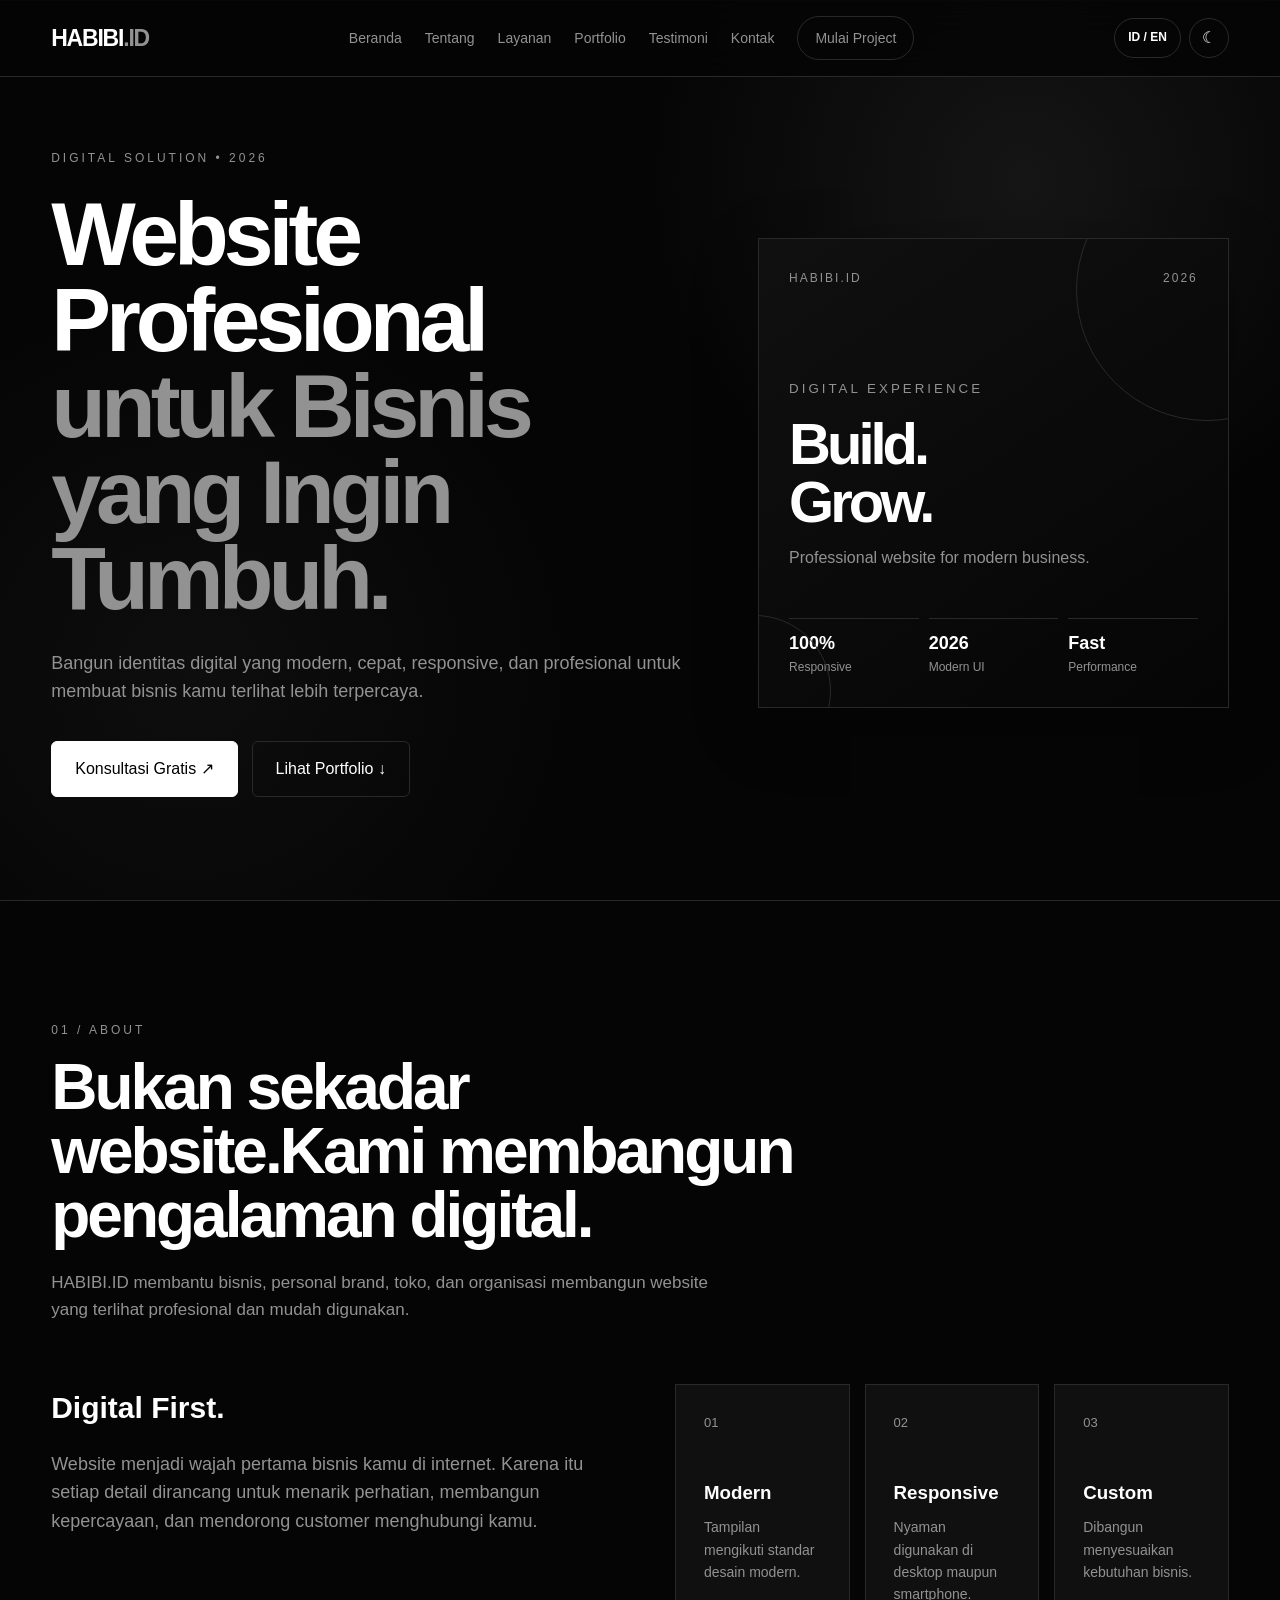
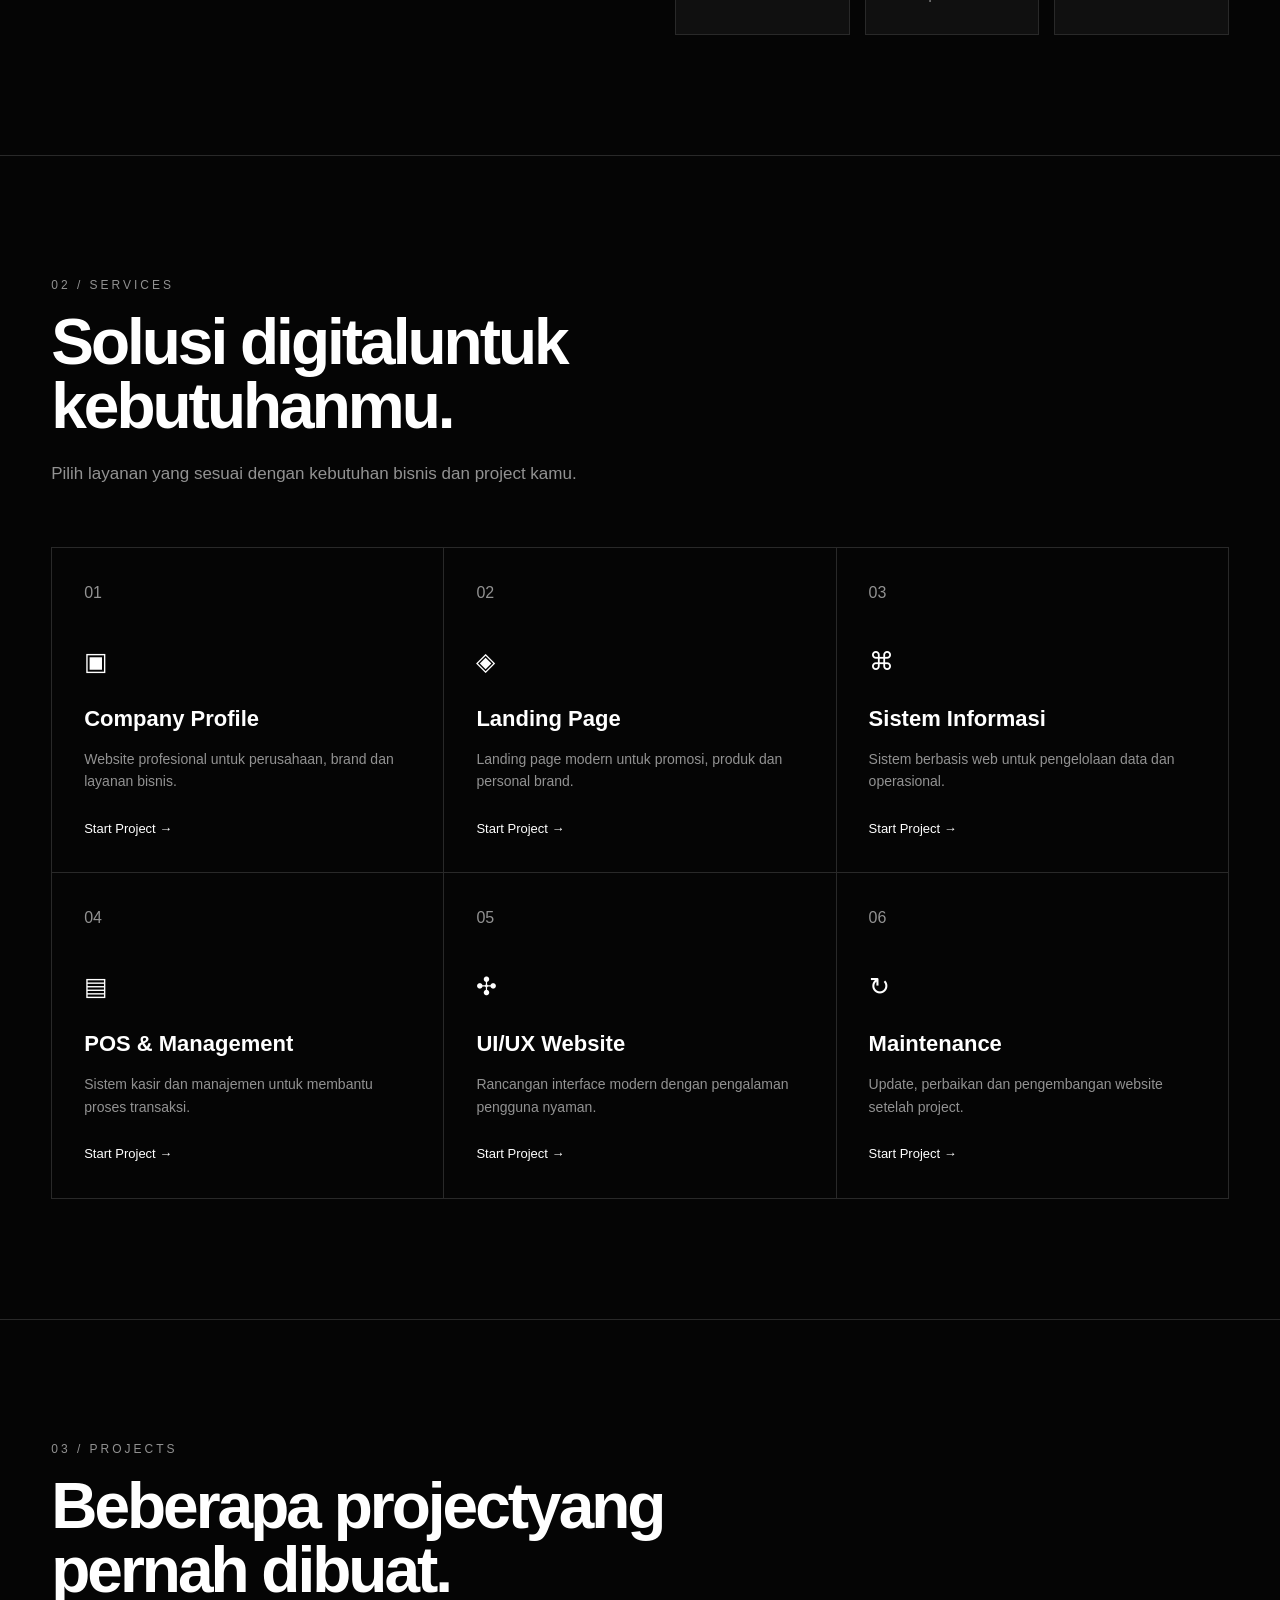
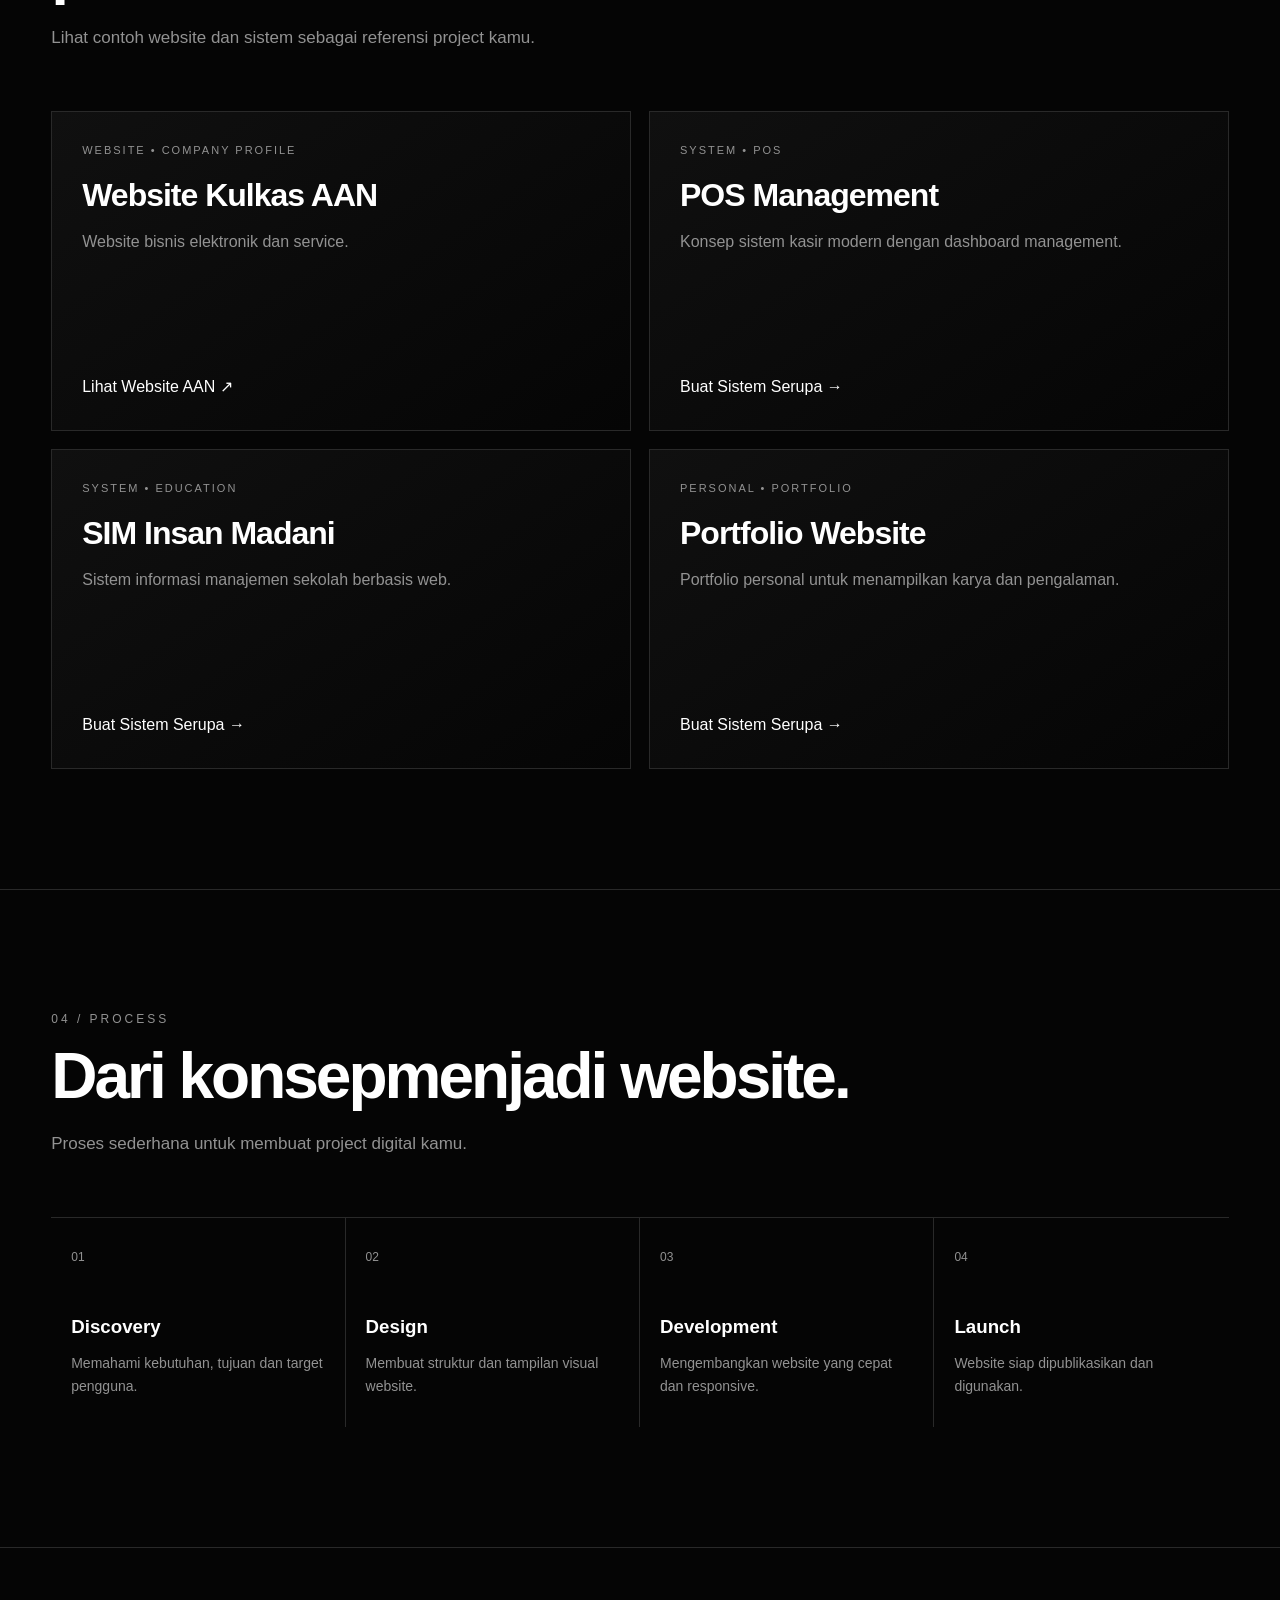
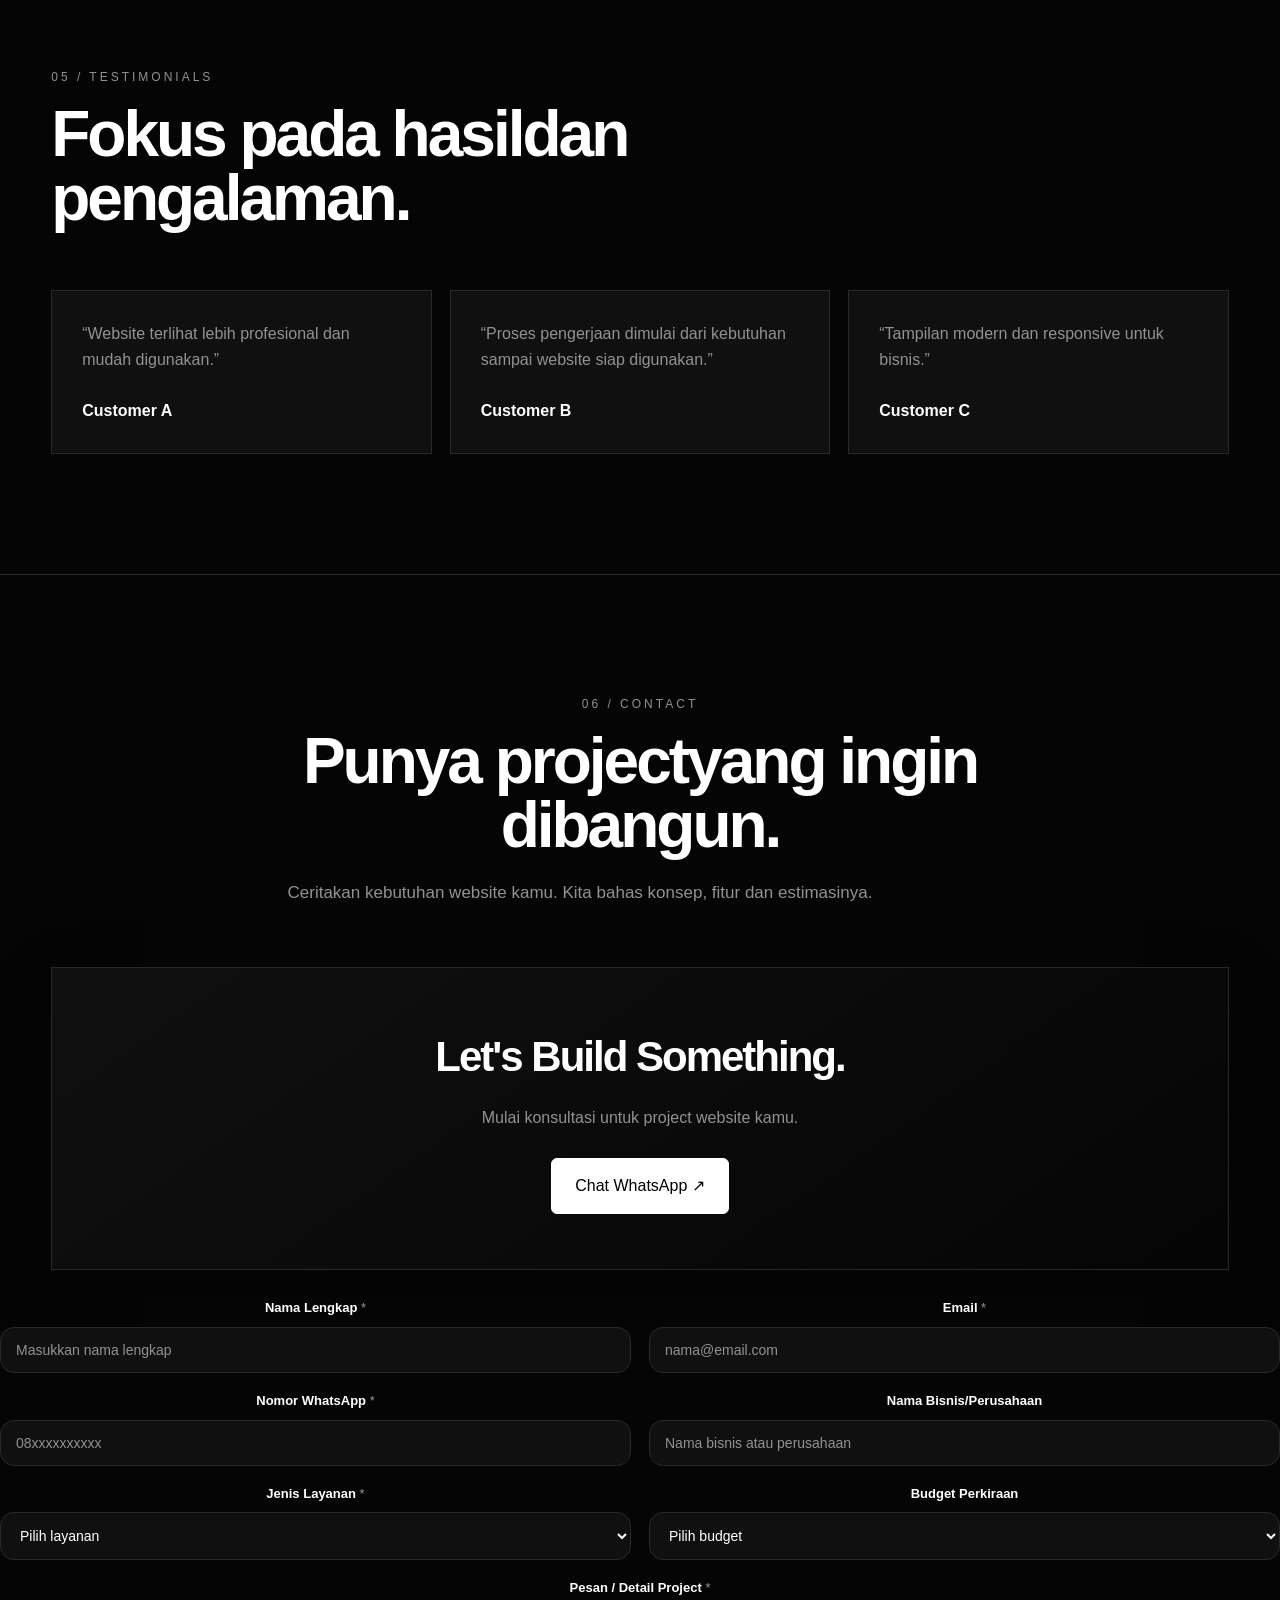
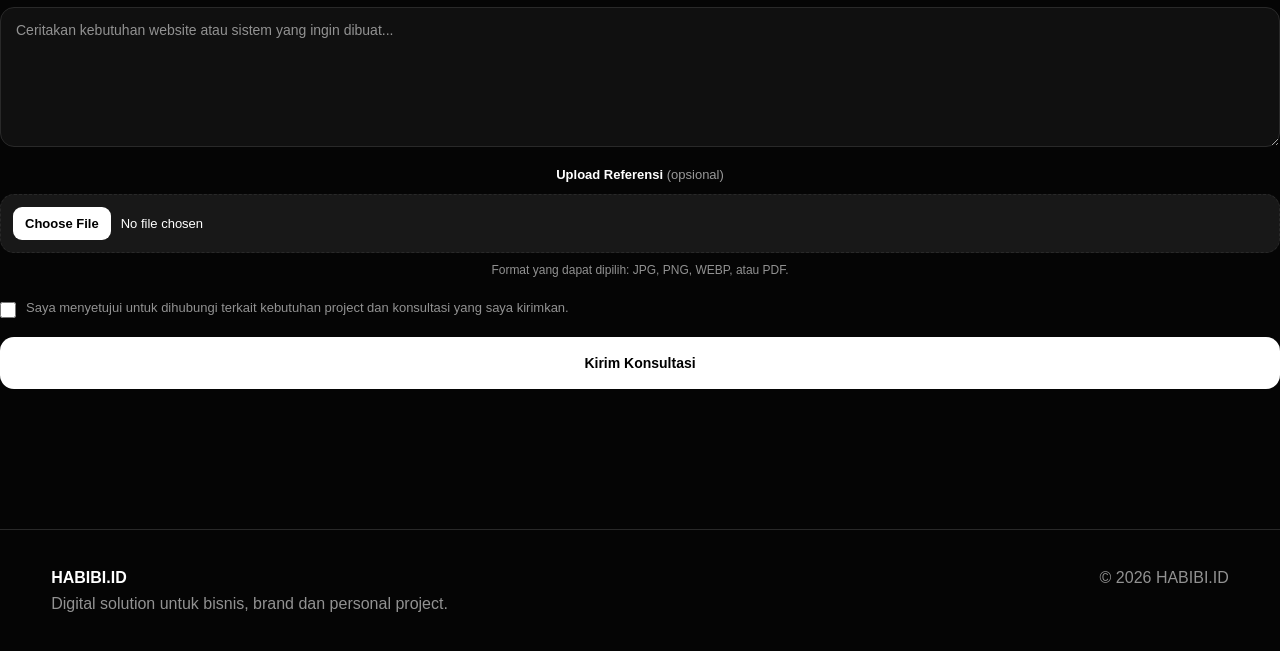
<file: index.html>
<!DOCTYPE html>
<html lang="id">
<head>
<meta charset="UTF-8">
<meta name="viewport" content="width=device-width, initial-scale=1.0">
<meta name="description" content="HABIBI.ID - Digital Solution untuk bisnis, brand, toko, organisasi dan personal project.">

<title>HABIBI.ID — Digital Solution</title>

<!-- FAVICON HABIBI.ID -->
<link rel="icon" type="image/svg+xml" href="data:image/svg+xml,%3Csvg xmlns='http://www.w3.org/2000/svg' viewBox='0 0 100 100'%3E%3Crect width='100' height='100' rx='22' fill='%23050505'/%3E%3Ctext x='50' y='67' text-anchor='middle' font-family='Arial' font-size='45' font-weight='900' fill='white'%3EH%3C/text%3E%3C/svg%3E">

<style>
:root{
    --bg:#050505;
    --bg2:#0b0b0b;
    --card:#101010;
    --text:#ffffff;
    --muted:#929292;
    --border:#292929;
    --soft:#181818;
    --button:#ffffff;
    --button-text:#000000;
    --shadow:0 20px 60px rgba(0,0,0,.25);
}

body.light{
    --bg:#f5f5f5;
    --bg2:#ffffff;
    --card:#ffffff;
    --text:#111111;
    --muted:#666666;
    --border:#dddddd;
    --soft:#eeeeee;
    --button:#111111;
    --button-text:#ffffff;
    --shadow:0 20px 60px rgba(0,0,0,.08);
}

*{
    margin:0;
    padding:0;
    box-sizing:border-box;
}

html{
    scroll-behavior:smooth;
}

body{
    font-family:Arial,Helvetica,sans-serif;
    background:var(--bg);
    color:var(--text);
    line-height:1.6;
    overflow-x:hidden;
    transition:
        background .3s ease,
        color .3s ease;
}

a{
    color:inherit;
    text-decoration:none;
}

button{
    font:inherit;
}

.container{
    width:min(1180px,92%);
    margin:auto;
}

/* =========================
   HEADER
========================= */

header{
    position:fixed;
    top:0;
    left:0;
    right:0;
    z-index:9999;
    background:rgba(5,5,5,.86);
    border-bottom:1px solid var(--border);
    backdrop-filter:blur(18px);
    transition:.3s;
}

body.light header{
    background:rgba(255,255,255,.88);
}

.navbar{
    min-height:76px;
    display:flex;
    align-items:center;
    justify-content:space-between;
    gap:25px;
}

.logo{
    font-size:23px;
    font-weight:900;
    letter-spacing:-1.2px;
}

.logo span{
    color:var(--muted);
}

.nav{
    display:flex;
    align-items:center;
    gap:23px;
    font-size:14px;
}

.nav a{
    color:var(--muted);
    transition:.25s;
}

.nav a:hover{
    color:var(--text);
}

.nav-button{
    padding:10px 17px;
    border:1px solid var(--border);
    border-radius:30px;
}

.controls{
    display:flex;
    align-items:center;
    gap:8px;
}

.control-btn{
    width:40px;
    height:40px;
    border:1px solid var(--border);
    border-radius:50%;
    background:transparent;
    color:var(--text);
    cursor:pointer;
    display:flex;
    align-items:center;
    justify-content:center;
    transition:.25s;
}

.control-btn:hover{
    background:var(--soft);
}

.lang-btn{
    width:auto;
    padding:0 13px;
    border-radius:22px;
    font-size:12px;
    font-weight:bold;
}

/* =========================
   HERO
========================= */

.hero{
    min-height:100vh;
    display:flex;
    align-items:center;
    padding:135px 0 90px;
    background:
        radial-gradient(
            circle at 80% 20%,
            rgba(130,130,130,.13),
            transparent 30%
        ),
        radial-gradient(
            circle at 15% 75%,
            rgba(130,130,130,.07),
            transparent 30%
        );
}

.hero-grid{
    display:grid;
    grid-template-columns:1.15fr .85fr;
    gap:70px;
    align-items:center;
}

.label{
    color:var(--muted);
    font-size:12px;
    letter-spacing:3px;
    margin-bottom:22px;
    text-transform:uppercase;
}

.hero h1{
    font-size:clamp(48px,7vw,90px);
    line-height:.96;
    letter-spacing:-5px;
    max-width:850px;
    margin-bottom:28px;
}

.hero h1 span{
    color:var(--muted);
    display:block;
}

.hero-text{
    color:var(--muted);
    font-size:18px;
    max-width:650px;
    margin-bottom:35px;
}

.actions{
    display:flex;
    gap:14px;
    flex-wrap:wrap;
}

.btn{
    display:inline-flex;
    align-items:center;
    justify-content:center;
    padding:14px 23px;
    border-radius:6px;
    border:1px solid var(--border);
    transition:.25s;
}

.btn-primary{
    background:var(--button);
    color:var(--button-text);
    border-color:var(--button);
}

.btn-primary:hover{
    transform:translateY(-3px);
    box-shadow:var(--shadow);
}

.btn-secondary:hover{
    background:var(--soft);
}

/* HERO CARD */

.hero-card{
    min-height:470px;
    padding:30px;
    position:relative;
    overflow:hidden;
    border:1px solid var(--border);
    background:
        linear-gradient(
            145deg,
            var(--card),
            var(--bg)
        );
    box-shadow:var(--shadow);
}

.hero-card:before{
    content:"";
    position:absolute;
    width:260px;
    height:260px;
    border:1px solid var(--border);
    border-radius:50%;
    right:-110px;
    top:-80px;
}

.hero-card:after{
    content:"";
    position:absolute;
    width:150px;
    height:150px;
    border:1px solid var(--border);
    border-radius:50%;
    left:-80px;
    bottom:-60px;
}

.card-top{
    display:flex;
    justify-content:space-between;
    color:var(--muted);
    font-size:12px;
    letter-spacing:2px;
}

.card-center{
    position:absolute;
    left:30px;
    right:30px;
    top:50%;
    transform:translateY(-50%);
}

.card-center small{
    color:var(--muted);
    letter-spacing:3px;
}

.card-center h2{
    font-size:58px;
    line-height:1;
    margin:14px 0;
    letter-spacing:-4px;
}

.card-center p{
    color:var(--muted);
}

.card-bottom{
    position:absolute;
    left:30px;
    right:30px;
    bottom:30px;
    display:grid;
    grid-template-columns:repeat(3,1fr);
    gap:10px;
}

.mini{
    border-top:1px solid var(--border);
    padding-top:10px;
    color:var(--muted);
    font-size:12px;
}

.mini strong{
    display:block;
    color:var(--text);
    font-size:18px;
}

/* =========================
   GENERAL SECTION
========================= */

section{
    padding:120px 0;
    border-top:1px solid var(--border);
}

.section-head{
    max-width:800px;
    margin-bottom:60px;
}

.section-number{
    color:var(--muted);
    font-size:12px;
    letter-spacing:3px;
    margin-bottom:15px;
}

.section-title{
    font-size:clamp(38px,5vw,65px);
    line-height:1;
    letter-spacing:-3px;
    margin-bottom:22px;
}

.section-desc{
    color:var(--muted);
    font-size:17px;
    max-width:680px;
}

/* =========================
   ABOUT
========================= */

.about-grid{
    display:grid;
    grid-template-columns:1fr 1fr;
    gap:70px;
}

.about-text{
    color:var(--muted);
    font-size:18px;
}

.about-text h3{
    color:var(--text);
    font-size:30px;
    margin-bottom:18px;
}

.features{
    display:grid;
    grid-template-columns:repeat(3,1fr);
    gap:15px;
}

.feature{
    border:1px solid var(--border);
    padding:28px;
    min-height:190px;
    background:var(--card);
    transition:.25s;
}

.feature:hover{
    transform:translateY(-4px);
}

.feature-number{
    color:var(--muted);
    font-size:13px;
    margin-bottom:45px;
}

.feature h3{
    margin-bottom:8px;
}

.feature p{
    color:var(--muted);
    font-size:14px;
}

/* =========================
   SERVICES
========================= */

.services{
    display:grid;
    grid-template-columns:repeat(3,1fr);
    border-top:1px solid var(--border);
    border-left:1px solid var(--border);
}

.service{
    padding:32px;
    min-height:280px;
    border-right:1px solid var(--border);
    border-bottom:1px solid var(--border);
    background:var(--bg);
    transition:.25s;
}

.service:hover{
    background:var(--card);
    transform:translateY(-3px);
}

.service-number{
    color:var(--muted);
    margin-bottom:35px;
}

.service-icon{
    font-size:25px;
    margin-bottom:20px;
}

.service h3{
    font-size:22px;
    margin-bottom:12px;
}

.service p{
    color:var(--muted);
    font-size:14px;
    margin-bottom:22px;
}

.service a{
    color:var(--text);
    font-size:13px;
}

/* =========================
   PROJECTS
========================= */

.projects{
    display:grid;
    grid-template-columns:repeat(2,1fr);
    gap:18px;
}

.project{
    min-height:320px;
    border:1px solid var(--border);
    padding:30px;
    display:flex;
    flex-direction:column;
    justify-content:space-between;
    background:linear-gradient(
        145deg,
        var(--card),
        var(--bg)
    );
    transition:.25s;
}

.project:hover{
    transform:translateY(-5px);
    box-shadow:var(--shadow);
}

.project-tag{
    color:var(--muted);
    font-size:11px;
    letter-spacing:2px;
}

.project h3{
    font-size:32px;
    letter-spacing:-1px;
    margin-top:10px;
}

.project p{
    color:var(--muted);
    margin-top:8px;
}

.project a{
    display:inline-block;
    margin-top:25px;
    color:var(--text);
}

/* =========================
   PROCESS
========================= */

.process{
    display:grid;
    grid-template-columns:repeat(4,1fr);
    border-top:1px solid var(--border);
}

.process-item{
    padding:30px 20px;
    border-right:1px solid var(--border);
}

.process-item:last-child{
    border-right:0;
}

.process-number{
    font-size:12px;
    color:var(--muted);
    margin-bottom:45px;
}

.process-item h3{
    margin-bottom:10px;
}

.process-item p{
    color:var(--muted);
    font-size:14px;
}

/* =========================
   TESTIMONIAL
========================= */

.testimonials{
    display:grid;
    grid-template-columns:repeat(3,1fr);
    gap:18px;
}

.quote{
    border:1px solid var(--border);
    padding:30px;
    color:var(--muted);
    background:var(--card);
}

.quote strong{
    display:block;
    color:var(--text);
    margin-top:25px;
}

/* =========================
   CONTACT
========================= */

.contact{
    text-align:center;
    padding-bottom:140px;
}

.contact .section-head{
    margin-left:auto;
    margin-right:auto;
}

.contact-box{
    border:1px solid var(--border);
    padding:55px 25px;
    background:linear-gradient(
        145deg,
        var(--card),
        var(--bg)
    );
    box-shadow:var(--shadow);
}

.contact-box h3{
    font-size:42px;
    letter-spacing:-2px;
    margin-bottom:15px;
}

.contact-box p{
    color:var(--muted);
    margin-bottom:28px;
}

/* =========================
   FOOTER
========================= */

footer{
    border-top:1px solid var(--border);
    padding:35px 0;
    color:var(--muted);
}

.footer-content{
    display:flex;
    justify-content:space-between;
    gap:20px;
}

.footer-content strong{
    color:var(--text);
}

/* =========================
   MOBILE
========================= */

@media(max-width:1000px){

    .nav{
        display:none;
    }

    .hero-grid,
    .about-grid{
        grid-template-columns:1fr;
    }

    .hero-card{
        min-height:420px;
    }

    .services{
        grid-template-columns:1fr 1fr;
    }

    .process{
        grid-template-columns:1fr 1fr;
    }

    .process-item{
        border-bottom:1px solid var(--border);
    }
}

@media(max-width:650px){

    .navbar{
        min-height:68px;
    }

    .logo{
        font-size:19px;
    }

    .controls{
        gap:5px;
    }

    .control-btn{
        width:36px;
        height:36px;
    }

    .hero{
        padding-top:110px;
    }

    .hero h1{
        font-size:52px;
        letter-spacing:-3px;
    }

    .hero-text{
        font-size:16px;
    }

    section{
        padding:85px 0;
    }

    .section-title{
        font-size:42px;
        letter-spacing:-2px;
    }

    .features,
    .services,
    .projects,
    .process,
    .testimonials{
        grid-template-columns:1fr;
    }

    .process-item{
        border-right:0;
    }

    .footer-content{
        flex-direction:column;
    }

    .card-center h2{
        font-size:44px;
    }

    .card-bottom{
        grid-template-columns:1fr 1fr 1fr;
    }

    .contact-box h3{
        font-size:32px;
    }
}
</style>

<style id="habibi-contact-form-styles">
.habibi-contact-form{
  display:grid;
  gap:18px;
  margin-top:28px;
}

.habibi-form-grid{
  display:grid;
  grid-template-columns:repeat(2,minmax(0,1fr));
  gap:18px;
}

.habibi-form-group{
  display:flex;
  flex-direction:column;
  gap:8px;
}

.habibi-form-group.full{
  grid-column:1 / -1;
}

.habibi-form-label{
  font-size:13px;
  font-weight:700;
  color:var(--text);
}

.habibi-form-label span{
  color:#999;
  font-weight:500;
}

.habibi-form-input,
.habibi-form-select,
.habibi-form-textarea{
  width:100%;
  border:1px solid var(--border);
  background:var(--card);
  color:var(--text);
  border-radius:14px;
  padding:14px 15px;
  font-family:inherit;
  font-size:14px;
  outline:none;
  transition:.2s ease;
}

.habibi-form-input:focus,
.habibi-form-select:focus,
.habibi-form-textarea:focus{
  border-color:var(--text);
  box-shadow:0 0 0 3px rgba(128,128,128,.12);
}

.habibi-form-textarea{
  min-height:140px;
  resize:vertical;
}

.habibi-form-input::placeholder,
.habibi-form-textarea::placeholder{
  color:var(--muted);
}

.habibi-form-file{
  width:100%;
  border:1px dashed var(--border);
  background:var(--soft);
  color:var(--text);
  border-radius:14px;
  padding:12px;
  font-family:inherit;
  font-size:13px;
  cursor:pointer;
}

.habibi-form-file::file-selector-button{
  border:0;
  background:var(--button);
  color:var(--button-text);
  border-radius:9px;
  padding:9px 12px;
  margin-right:10px;
  cursor:pointer;
  font-weight:700;
}

.habibi-form-consent{
  display:flex;
  align-items:flex-start;
  gap:10px;
  font-size:13px;
  line-height:1.6;
  color:var(--muted);
}

.habibi-form-consent input{
  margin-top:4px;
  accent-color:#111;
  width:16px;
  height:16px;
  flex:none;
}

.habibi-form-consent a{
  color:var(--text);
}

.habibi-form-submit{
  width:100%;
  border:0;
  background:var(--button);
  color:var(--button-text);
  border-radius:14px;
  padding:15px 20px;
  font-family:inherit;
  font-size:14px;
  font-weight:800;
  cursor:pointer;
  transition:.2s ease;
}

.habibi-form-submit:hover{
  transform:translateY(-1px);
  opacity:.9;
}

.habibi-form-note{
  font-size:12px;
  color:var(--muted);
  line-height:1.6;
}

@media(max-width:700px){
  .habibi-form-grid{
    grid-template-columns:1fr;
  }

  .habibi-form-group.full{
    grid-column:auto;
  }
}
</style>

</head>

<body>

<!-- =========================
     HEADER
========================= -->

<header>
<div class="container navbar">

<a href="#home" class="logo">
HABIBI<span>.ID</span>
</a>

<nav class="nav">

<a href="#home" data-id="navHome">Beranda</a>
<a href="#about" data-id="navAbout">Tentang</a>
<a href="#services" data-id="navServices">Layanan</a>
<a href="#projects" data-id="navProjects">Portfolio</a>
<a href="#testimonials" data-id="navTestimonials">Testimoni</a>
<a href="#contact" data-id="navContact">Kontak</a>

<a href="#contact" class="nav-button" data-id="navStart">
Mulai Project
</a>

</nav>

<div class="controls">

<button
    class="control-btn lang-btn"
    id="languageButton"
    type="button"
    aria-label="Change language">
ID / EN
</button>

<button
    class="control-btn"
    id="themeButton"
    type="button"
    aria-label="Change theme">
☾
</button>

</div>

</div>
</header>

<!-- =========================
     MAIN
========================= -->

<main>

<!-- HERO -->

<section class="hero" id="home">

<div class="container hero-grid">

<div>

<div class="label" data-id="heroLabel">
DIGITAL SOLUTION • 2026
</div>

<h1 data-id="heroTitle">
Website Profesional
<span>untuk Bisnis yang Ingin Tumbuh.</span>
</h1>

<p class="hero-text" data-id="heroText">
Bangun identitas digital yang modern, cepat, responsive,
dan profesional untuk membuat bisnis kamu terlihat lebih terpercaya.
</p>

<div class="actions">

<a
href="#contact"
class="btn btn-primary"
data-id="heroButton1">
Konsultasi Gratis ↗
</a>

<a
href="#projects"
class="btn btn-secondary"
data-id="heroButton2">
Lihat Portfolio ↓
</a>

</div>

</div>

<div class="hero-card">

<div class="card-top">
<span>HABIBI.ID</span>
<span>2026</span>
</div>

<div class="card-center">

<small data-id="cardLabel">
DIGITAL EXPERIENCE
</small>

<h2>
Build.<br>
Grow.
</h2>

<p data-id="cardText">
Professional website for modern business.
</p>

</div>

<div class="card-bottom">

<div class="mini">
<strong>100%</strong>
<span data-id="responsive">Responsive</span>
</div>

<div class="mini">
<strong>2026</strong>
<span data-id="modernUI">Modern UI</span>
</div>

<div class="mini">
<strong>Fast</strong>
<span data-id="performance">Performance</span>
</div>

</div>

</div>

</div>

</section>

<!-- ABOUT -->

<section id="about">

<div class="container">

<div class="section-head">

<div class="section-number">
01 / ABOUT
</div>

<h2 class="section-title" data-id="aboutTitle">
Bukan sekadar website.<br>
Kami membangun pengalaman digital.
</h2>

<p class="section-desc" data-id="aboutDesc">
HABIBI.ID membantu bisnis, personal brand, toko,
dan organisasi membangun website yang terlihat profesional
dan mudah digunakan.
</p>

</div>

<div class="about-grid">

<div class="about-text">

<h3 data-id="aboutSub">
Digital First.
</h3>

<p data-id="aboutText">
Website menjadi wajah pertama bisnis kamu di internet.
Karena itu setiap detail dirancang untuk menarik perhatian,
membangun kepercayaan, dan mendorong customer menghubungi kamu.
</p>

</div>

<div class="features">

<div class="feature">

<div class="feature-number">
01
</div>

<h3 data-id="feature1Title">
Modern
</h3>

<p data-id="feature1Text">
Tampilan mengikuti standar desain modern.
</p>

</div>

<div class="feature">

<div class="feature-number">
02
</div>

<h3 data-id="feature2Title">
Responsive
</h3>

<p data-id="feature2Text">
Nyaman digunakan di desktop maupun smartphone.
</p>

</div>

<div class="feature">

<div class="feature-number">
03
</div>

<h3 data-id="feature3Title">
Custom
</h3>

<p data-id="feature3Text">
Dibangun menyesuaikan kebutuhan bisnis.
</p>

</div>

</div>

</div>

</div>

</section>

<!-- SERVICES -->

<section id="services">

<div class="container">

<div class="section-head">

<div class="section-number">
02 / SERVICES
</div>

<h2 class="section-title" data-id="servicesTitle">
Solusi digital<br>
untuk kebutuhanmu.
</h2>

<p class="section-desc" data-id="servicesDesc">
Pilih layanan yang sesuai dengan kebutuhan bisnis dan project kamu.
</p>

</div>

<div class="services">

<div class="service">

<div class="service-number">
01
</div>

<div class="service-icon">
▣
</div>

<h3 data-id="service1Title">
Company Profile
</h3>

<p data-id="service1Text">
Website profesional untuk perusahaan, brand dan layanan bisnis.
</p>

<a href="#contact" data-id="startProject">
Start Project →
</a>

</div>

<div class="service">

<div class="service-number">
02
</div>

<div class="service-icon">
◈
</div>

<h3 data-id="service2Title">
Landing Page
</h3>

<p data-id="service2Text">
Landing page modern untuk promosi, produk dan personal brand.
</p>

<a href="#contact" data-id="startProject">
Start Project →
</a>

</div>

<div class="service">

<div class="service-number">
03
</div>

<div class="service-icon">
⌘
</div>

<h3 data-id="service3Title">
Sistem Informasi
</h3>

<p data-id="service3Text">
Sistem berbasis web untuk pengelolaan data dan operasional.
</p>

<a href="#contact" data-id="startProject">
Start Project →
</a>

</div>

<div class="service">

<div class="service-number">
04
</div>

<div class="service-icon">
▤
</div>

<h3 data-id="service4Title">
POS & Management
</h3>

<p data-id="service4Text">
Sistem kasir dan manajemen untuk membantu proses transaksi.
</p>

<a href="#contact" data-id="startProject">
Start Project →
</a>

</div>

<div class="service">

<div class="service-number">
05
</div>

<div class="service-icon">
✣
</div>

<h3 data-id="service5Title">
UI/UX Website
</h3>

<p data-id="service5Text">
Rancangan interface modern dengan pengalaman pengguna nyaman.
</p>

<a href="#contact" data-id="startProject">
Start Project →
</a>

</div>

<div class="service">

<div class="service-number">
06
</div>

<div class="service-icon">
↻
</div>

<h3 data-id="service6Title">
Maintenance
</h3>

<p data-id="service6Text">
Update, perbaikan dan pengembangan website setelah project.
</p>

<a href="#contact" data-id="startProject">
Start Project →
</a>

</div>

</div>

</div>

</section>

<!-- PROJECTS -->

<section id="projects">

<div class="container">

<div class="section-head">

<div class="section-number">
03 / PROJECTS
</div>

<h2 class="section-title" data-id="projectsTitle">
Beberapa project<br>
yang pernah dibuat.
</h2>

<p class="section-desc" data-id="projectsDesc">
Lihat contoh website dan sistem sebagai referensi project kamu.
</p>

</div>

<div class="projects">

<article class="project">

<div>

<div class="project-tag">
WEBSITE • COMPANY PROFILE
</div>

<h3>
Website Kulkas AAN
</h3>

<p data-id="project1Text">
Website bisnis elektronik dan service.
</p>

</div>

<a
href="https://website-kulkas-aan.vercel.app/"
target="_blank"
rel="noopener">
Lihat Website AAN ↗
</a>

</article>

<article class="project">

<div>

<div class="project-tag">
SYSTEM • POS
</div>

<h3>
POS Management
</h3>

<p data-id="project2Text">
Konsep sistem kasir modern dengan dashboard management.
</p>

</div>

<a href="#contact" data-id="projectCTA">
Buat Sistem Serupa →
</a>

</article>

<article class="project">

<div>

<div class="project-tag">
SYSTEM • EDUCATION
</div>

<h3>
SIM Insan Madani
</h3>

<p data-id="project3Text">
Sistem informasi manajemen sekolah berbasis web.
</p>

</div>

<a href="#contact" data-id="projectCTA">
Buat Sistem Serupa →
</a>

</article>

<article class="project">

<div>

<div class="project-tag">
PERSONAL • PORTFOLIO
</div>

<h3>
Portfolio Website
</h3>

<p data-id="project4Text">
Portfolio personal untuk menampilkan karya dan pengalaman.
</p>

</div>

<a href="#contact" data-id="projectCTA">
Buat Portfolio →
</a>

</article>

</div>

</div>

</section>

<!-- PROCESS -->

<section>

<div class="container">

<div class="section-head">

<div class="section-number">
04 / PROCESS
</div>

<h2 class="section-title" data-id="processTitle">
Dari konsep<br>
menjadi website.
</h2>

<p class="section-desc" data-id="processDesc">
Proses sederhana untuk membuat project digital kamu.
</p>

</div>

<div class="process">

<div class="process-item">

<div class="process-number">
01
</div>

<h3 data-id="process1Title">
Discovery
</h3>

<p data-id="process1Text">
Memahami kebutuhan, tujuan dan target pengguna.
</p>

</div>

<div class="process-item">

<div class="process-number">
02
</div>

<h3 data-id="process2Title">
Design
</h3>

<p data-id="process2Text">
Membuat struktur dan tampilan visual website.
</p>

</div>

<div class="process-item">

<div class="process-number">
03
</div>

<h3 data-id="process3Title">
Development
</h3>

<p data-id="process3Text">
Mengembangkan website yang cepat dan responsive.
</p>

</div>

<div class="process-item">

<div class="process-number">
04
</div>

<h3 data-id="process4Title">
Launch
</h3>

<p data-id="process4Text">
Website siap dipublikasikan dan digunakan.
</p>

</div>

</div>

</div>

</section>

<!-- TESTIMONIAL -->

<section id="testimonials">

<div class="container">

<div class="section-head">

<div class="section-number">
05 / TESTIMONIALS
</div>

<h2 class="section-title" data-id="testimonialTitle">
Fokus pada hasil<br>
dan pengalaman.
</h2>

</div>

<div class="testimonials">

<div class="quote">

<span data-id="quote1">
“Website terlihat lebih profesional dan mudah digunakan.”
</span>

<strong>
Customer A
</strong>

</div>

<div class="quote">

<span data-id="quote2">
“Proses pengerjaan dimulai dari kebutuhan sampai website siap digunakan.”
</span>

<strong>
Customer B
</strong>

</div>

<div class="quote">

<span data-id="quote3">
“Tampilan modern dan responsive untuk bisnis.”
</span>

<strong>
Customer C
</strong>

</div>

</div>

</div>

</section>

<!-- CONTACT -->

<section id="contact" class="contact">

<div class="container">

<div class="section-head">

<div class="section-number">
06 / CONTACT
</div>

<h2 class="section-title" data-id="contactTitle">
Punya project<br>
yang ingin dibangun?
</h2>

<p class="section-desc" data-id="contactDesc">
Ceritakan kebutuhan website kamu. Kita bahas konsep,
fitur dan estimasinya.
</p>

</div>

<div class="contact-box">

<h3 data-id="contactBoxTitle">
Let's Build Something.
</h3>

<p data-id="contactBoxText">
Mulai konsultasi untuk project website kamu.
</p>

<a
class="btn btn-primary"
href="https://wa.me/6281934704296?text=Halo%20HABIBI.ID,%20saya%20ingin%20konsultasi%20project%20website."
target="_blank"
rel="noopener"
data-id="whatsappButton">
Chat WhatsApp ↗
</a>

</div>

</div>


<form class="habibi-contact-form" id="habibiContactForm">

  <div class="habibi-form-grid">

    <div class="habibi-form-group">
      <label class="habibi-form-label" for="habibiName">
        Nama Lengkap <span>*</span>
      </label>
      <input
        class="habibi-form-input"
        type="text"
        id="habibiName"
        name="nama"
        placeholder="Masukkan nama lengkap"
        autocomplete="name"
        required
      >
    </div>

    <div class="habibi-form-group">
      <label class="habibi-form-label" for="habibiEmail">
        Email <span>*</span>
      </label>
      <input
        class="habibi-form-input"
        type="email"
        id="habibiEmail"
        name="email"
        placeholder="nama@email.com"
        autocomplete="email"
        required
      >
    </div>

    <div class="habibi-form-group">
      <label class="habibi-form-label" for="habibiWhatsapp">
        Nomor WhatsApp <span>*</span>
      </label>
      <input
        class="habibi-form-input"
        type="tel"
        id="habibiWhatsapp"
        name="whatsapp"
        placeholder="08xxxxxxxxxx"
        autocomplete="tel"
        required
      >
    </div>

    <div class="habibi-form-group">
      <label class="habibi-form-label" for="habibiCompany">
        Nama Bisnis/Perusahaan
      </label>
      <input
        class="habibi-form-input"
        type="text"
        id="habibiCompany"
        name="perusahaan"
        placeholder="Nama bisnis atau perusahaan"
        autocomplete="organization"
      >
    </div>

    <div class="habibi-form-group">
      <label class="habibi-form-label" for="habibiService">
        Jenis Layanan <span>*</span>
      </label>
      <select
        class="habibi-form-select"
        id="habibiService"
        name="layanan"
        required
      >
        <option value="">Pilih layanan</option>
        <option value="Website Company Profile">Website Company Profile</option>
        <option value="Website Toko Online">Website Toko Online</option>
        <option value="Sistem Informasi">Sistem Informasi</option>
        <option value="Website Custom">Website Custom</option>
        <option value="Maintenance Website">Maintenance Website</option>
        <option value="Lainnya">Lainnya</option>
      </select>
    </div>

    <div class="habibi-form-group">
      <label class="habibi-form-label" for="habibiBudget">
        Budget Perkiraan
      </label>
      <select
        class="habibi-form-select"
        id="habibiBudget"
        name="budget"
      >
        <option value="">Pilih budget</option>
        <option value="Di bawah Rp1.000.000">Di bawah Rp1.000.000</option>
        <option value="Rp1.000.000 - Rp3.000.000">Rp1.000.000 - Rp3.000.000</option>
        <option value="Rp3.000.000 - Rp5.000.000">Rp3.000.000 - Rp5.000.000</option>
        <option value="Rp5.000.000 - Rp10.000.000">Rp5.000.000 - Rp10.000.000</option>
        <option value="Di atas Rp10.000.000">Di atas Rp10.000.000</option>
        <option value="Belum menentukan">Belum menentukan</option>
      </select>
    </div>

    <div class="habibi-form-group full">
      <label class="habibi-form-label" for="habibiMessage">
        Pesan / Detail Project <span>*</span>
      </label>
      <textarea
        class="habibi-form-textarea"
        id="habibiMessage"
        name="pesan"
        placeholder="Ceritakan kebutuhan website atau sistem yang ingin dibuat..."
        required
      ></textarea>
    </div>

    <div class="habibi-form-group full">
      <label class="habibi-form-label" for="habibiReference">
        Upload Referensi <span>(opsional)</span>
      </label>
      <input
        class="habibi-form-file"
        type="file"
        id="habibiReference"
        name="referensi"
        accept=".jpg,.jpeg,.png,.webp,.pdf"
      >
      <div class="habibi-form-note">
        Format yang dapat dipilih: JPG, PNG, WEBP, atau PDF.
      </div>
    </div>

    <div class="habibi-form-group full">
      <label class="habibi-form-consent">
        <input
          type="checkbox"
          id="habibiConsent"
          required
        >
        <span>
          Saya menyetujui untuk dihubungi terkait kebutuhan project
          dan konsultasi yang saya kirimkan.
        </span>
      </label>
    </div>

    <div class="habibi-form-group full">
      <button
        type="submit"
        class="habibi-form-submit"
      >
        Kirim Konsultasi
      </button>
    </div>

  </div>

</form>

</section>

</main>

<footer>

<div class="container footer-content">

<div>

<strong>HABIBI.ID</strong><br>

<span data-id="footerText">
Digital solution untuk bisnis, brand dan personal project.
</span>

</div>

<div>
© 2026 HABIBI.ID
</div>

</div>

</footer>

<script>

/* =========================
   LANGUAGE SYSTEM
========================= */

const translations = {

id: {

navHome:"Beranda",
navAbout:"Tentang",
navServices:"Layanan",
navProjects:"Portfolio",
navTestimonials:"Testimoni",
navContact:"Kontak",
navStart:"Mulai Project",

heroLabel:"DIGITAL SOLUTION • 2026",

heroTitle:"Website Profesional|untuk Bisnis yang Ingin Tumbuh.",

heroText:
"Bangun identitas digital yang modern, cepat, responsive, dan profesional untuk membuat bisnis kamu terlihat lebih terpercaya.",

heroButton1:"Konsultasi Gratis ↗",
heroButton2:"Lihat Portfolio ↓",

cardLabel:"DIGITAL EXPERIENCE",
cardText:"Professional website for modern business.",

responsive:"Responsive",
modernUI:"Modern UI",
performance:"Performance",

aboutTitle:"Bukan sekadar website.|Kami membangun pengalaman digital.",

aboutDesc:
"HABIBI.ID membantu bisnis, personal brand, toko, dan organisasi membangun website yang terlihat profesional dan mudah digunakan.",

aboutSub:"Digital First.",

aboutText:
"Website menjadi wajah pertama bisnis kamu di internet. Karena itu setiap detail dirancang untuk menarik perhatian, membangun kepercayaan, dan mendorong customer menghubungi kamu.",

feature1Title:"Modern",
feature1Text:"Tampilan mengikuti standar desain modern.",

feature2Title:"Responsive",
feature2Text:"Nyaman digunakan di desktop maupun smartphone.",

feature3Title:"Custom",
feature3Text:"Dibangun menyesuaikan kebutuhan bisnis.",

servicesTitle:"Solusi digital|untuk kebutuhanmu.",

servicesDesc:
"Pilih layanan yang sesuai dengan kebutuhan bisnis dan project kamu.",

service1Title:"Company Profile",
service1Text:
"Website profesional untuk perusahaan, brand dan layanan bisnis.",

service2Title:"Landing Page",
service2Text:
"Landing page modern untuk promosi, produk dan personal brand.",

service3Title:"Sistem Informasi",
service3Text:
"Sistem berbasis web untuk pengelolaan data dan operasional.",

service4Title:"POS & Management",
service4Text:
"Sistem kasir dan manajemen untuk membantu proses transaksi.",

service5Title:"UI/UX Website",
service5Text:
"Rancangan interface modern dengan pengalaman pengguna nyaman.",

service6Title:"Maintenance",
service6Text:
"Update, perbaikan dan pengembangan website setelah project.",

startProject:"Start Project →",

projectsTitle:"Beberapa project|yang pernah dibuat.",

projectsDesc:
"Lihat contoh website dan sistem sebagai referensi project kamu.",

project1Text:
"Website bisnis elektronik dan service.",

project2Text:
"Konsep sistem kasir modern dengan dashboard management.",

project3Text:
"Sistem informasi manajemen sekolah berbasis web.",

project4Text:
"Portfolio personal untuk menampilkan karya dan pengalaman.",

projectCTA:"Buat Sistem Serupa →",

processTitle:"Dari konsep|menjadi website.",

processDesc:
"Proses sederhana untuk membuat project digital kamu.",

process1Title:"Discovery",
process1Text:
"Memahami kebutuhan, tujuan dan target pengguna.",

process2Title:"Design",
process2Text:
"Membuat struktur dan tampilan visual website.",

process3Title:"Development",
process3Text:
"Mengembangkan website yang cepat dan responsive.",

process4Title:"Launch",
process4Text:
"Website siap dipublikasikan dan digunakan.",

testimonialTitle:"Fokus pada hasil|dan pengalaman.",

quote1:
"“Website terlihat lebih profesional dan mudah digunakan.”",

quote2:
"“Proses pengerjaan dimulai dari kebutuhan sampai website siap digunakan.”",

quote3:
"“Tampilan modern dan responsive untuk bisnis.”",

contactTitle:"Punya project|yang ingin dibangun.",

contactDesc:
"Ceritakan kebutuhan website kamu. Kita bahas konsep, fitur dan estimasinya.",

contactBoxTitle:"Let's Build Something.",

contactBoxText:
"Mulai konsultasi untuk project website kamu.",

whatsappButton:"Chat WhatsApp ↗",

footerText:
"Digital solution untuk bisnis, brand dan personal project."

},

en: {

navHome:"Home",
navAbout:"About",
navServices:"Services",
navProjects:"Portfolio",
navTestimonials:"Testimonials",
navContact:"Contact",
navStart:"Start Project",

heroLabel:"DIGITAL SOLUTION • 2026",

heroTitle:"Professional Websites|for Businesses That Want to Grow.",

heroText:
"Build a modern, fast, responsive and professional digital identity that makes your business more trusted.",

heroButton1:"Free Consultation ↗",
heroButton2:"View Portfolio ↓",

cardLabel:"DIGITAL EXPERIENCE",
cardText:"Professional website for modern business.",

responsive:"Responsive",
modernUI:"Modern UI",
performance:"Performance",

aboutTitle:"More than a website.|We build digital experiences.",

aboutDesc:
"HABIBI.ID helps businesses, personal brands, stores and organizations build professional and easy-to-use websites.",

aboutSub:"Digital First.",

aboutText:
"Your website is the first face of your business on the internet. Every detail is designed to attract attention, build trust and encourage customers to contact you.",

feature1Title:"Modern",
feature1Text:"A modern interface designed for today's digital standards.",

feature2Title:"Responsive",
feature2Text:"Comfortable to use on desktop, tablet and smartphone.",

feature3Title:"Custom",
feature3Text:"Built according to your business needs.",

servicesTitle:"Digital solutions|for your needs.",

servicesDesc:
"Choose the service that fits your business and project requirements.",

service1Title:"Company Profile",
service1Text:
"Professional websites for companies, brands and business services.",

service2Title:"Landing Page",
service2Text:
"Modern landing pages for promotions, products and personal brands.",

service3Title:"Information System",
service3Text:
"Web-based systems for data and operational management.",

service4Title:"POS & Management",
service4Text:
"Point-of-sale and management systems for business transactions.",

service5Title:"UI/UX Website",
service5Text:
"Modern interfaces designed with a comfortable user experience.",

service6Title:"Maintenance",
service6Text:
"Website updates, improvements and ongoing development.",

startProject:"Start Project →",

projectsTitle:"Selected|digital projects.",

projectsDesc:
"Explore examples of websites and systems as project references.",

project1Text:
"Electronics and service business website.",

project2Text:
"Modern point-of-sale system concept with management dashboard.",

project3Text:
"Web-based school information management system.",

project4Text:
"Personal portfolio website for showcasing work and experience.",

projectCTA:"Build a Similar System →",

processTitle:"From concept|to website.",

processDesc:
"A simple process to turn your digital idea into reality.",

process1Title:"Discovery",
process1Text:
"Understanding your needs, goals and target users.",

process2Title:"Design",
process2Text:
"Creating the website structure and visual direction.",

process3Title:"Development",
process3Text:
"Building a fast and responsive website.",

process4Title:"Launch",
process4Text:
"Your website is ready to publish and use.",

testimonialTitle:"Focused on results|and experience.",

quote1:
"“The website looks more professional and easy to use.”",

quote2:
"“The process started from our needs until the website was ready.”",

quote3:
"“A modern and responsive design for business.”",

contactTitle:"Have a project|you want to build?",

contactDesc:
"Tell us about your website needs. We can discuss the concept, features and estimated scope.",

contactBoxTitle:"Let's Build Something.",

contactBoxText:
"Start a consultation for your website project.",

whatsappButton:"Chat on WhatsApp ↗",

footerText:
"Digital solutions for businesses, brands and personal projects."

}

};

let currentLanguage =
localStorage.getItem("habibiLanguage") || "id";

function setLanguage(language){

currentLanguage = language;

localStorage.setItem(
"habibiLanguage",
language
);

const data = translations[language];

document.documentElement.lang = language;

document
.querySelectorAll("[data-id]")
.forEach(element => {

const key = element.dataset.id;

if(data[key]){

if(
key === "heroTitle" ||
key === "aboutTitle" ||
key === "servicesTitle" ||
key === "projectsTitle" ||
key === "processTitle" ||
key === "testimonialTitle" ||
key === "contactTitle"
){

element.innerHTML =
data[key].replace("|","<span>");

if(element.querySelector("span")){

const span =
element.querySelector("span");

span.innerHTML =
data[key].split("|")[1];

}

}else{

element.textContent =
data[key];

}

}

});

document.getElementById(
"languageButton"
).textContent =
language === "id"
? "ID / EN"
: "EN / ID";

}

document
.getElementById("languageButton")
.addEventListener(
"click",
function(){

setLanguage(
currentLanguage === "id"
? "en"
: "id"
);

}
);


/* =========================
   THEME SYSTEM
========================= */

const savedTheme =
localStorage.getItem("habibiTheme") || "dark";

function setTheme(theme){

if(theme === "light"){

document.body.classList.add("light");

document.getElementById(
"themeButton"
).textContent = "☀";

}else{

document.body.classList.remove("light");

document.getElementById(
"themeButton"
).textContent = "☾";

}

localStorage.setItem(
"habibiTheme",
theme
);

}

setTheme(savedTheme);

document
.getElementById("themeButton")
.addEventListener(
"click",
function(){

const newTheme =
document.body.classList.contains("light")
? "dark"
: "light";

setTheme(newTheme);

}
);


/* =========================
   START LANGUAGE
========================= */

setLanguage(currentLanguage);

</script>


<script id="habibi-contact-form-script">
(function(){

  const form = document.getElementById("habibiContactForm");

  if (!form) return;

  form.addEventListener("submit", function(event){

    event.preventDefault();

    const name = document.getElementById("habibiName").value.trim();
    const email = document.getElementById("habibiEmail").value.trim();
    const whatsapp = document.getElementById("habibiWhatsapp").value.trim();
    const company = document.getElementById("habibiCompany").value.trim();
    const service = document.getElementById("habibiService").value;
    const budget = document.getElementById("habibiBudget").value;
    const message = document.getElementById("habibiMessage").value.trim();
    const consent = document.getElementById("habibiConsent").checked;
    const reference = document.getElementById("habibiReference");

    if (!name || !email || !whatsapp || !service || !message) {
      alert("Mohon lengkapi semua kolom yang wajib diisi.");
      return;
    }

    if (!consent) {
      alert("Mohon setujui bahwa Anda bersedia dihubungi.");
      return;
    }

    let referenceName = "Tidak ada";

    if (reference.files && reference.files.length > 0) {
      referenceName = reference.files[0].name;
    }

    /*
      Nomor tujuan WhatsApp.
      Jika nomor HABIBI.ID berbeda, cukup ubah angka di bawah.
    */
    const targetWhatsApp = "6281934704296";

    const text =
`Halo HABIBI.ID, saya ingin melakukan konsultasi project.

Nama Lengkap: ${name}
Email: ${email}
Nomor WhatsApp: ${whatsapp}
Nama Bisnis/Perusahaan: ${company || "-"}
Jenis Layanan: ${service}
Budget Perkiraan: ${budget || "-"}
Pesan / Detail Project:
${message}

Referensi: ${referenceName}

Saya menyetujui untuk dihubungi terkait kebutuhan project ini.`;

    const url =
      "https://wa.me/" +
      targetWhatsApp +
      "?text=" +
      encodeURIComponent(text);

    window.open(url, "_blank", "noopener,noreferrer");

  });

})();
</script>

</body>
</html>
</file>
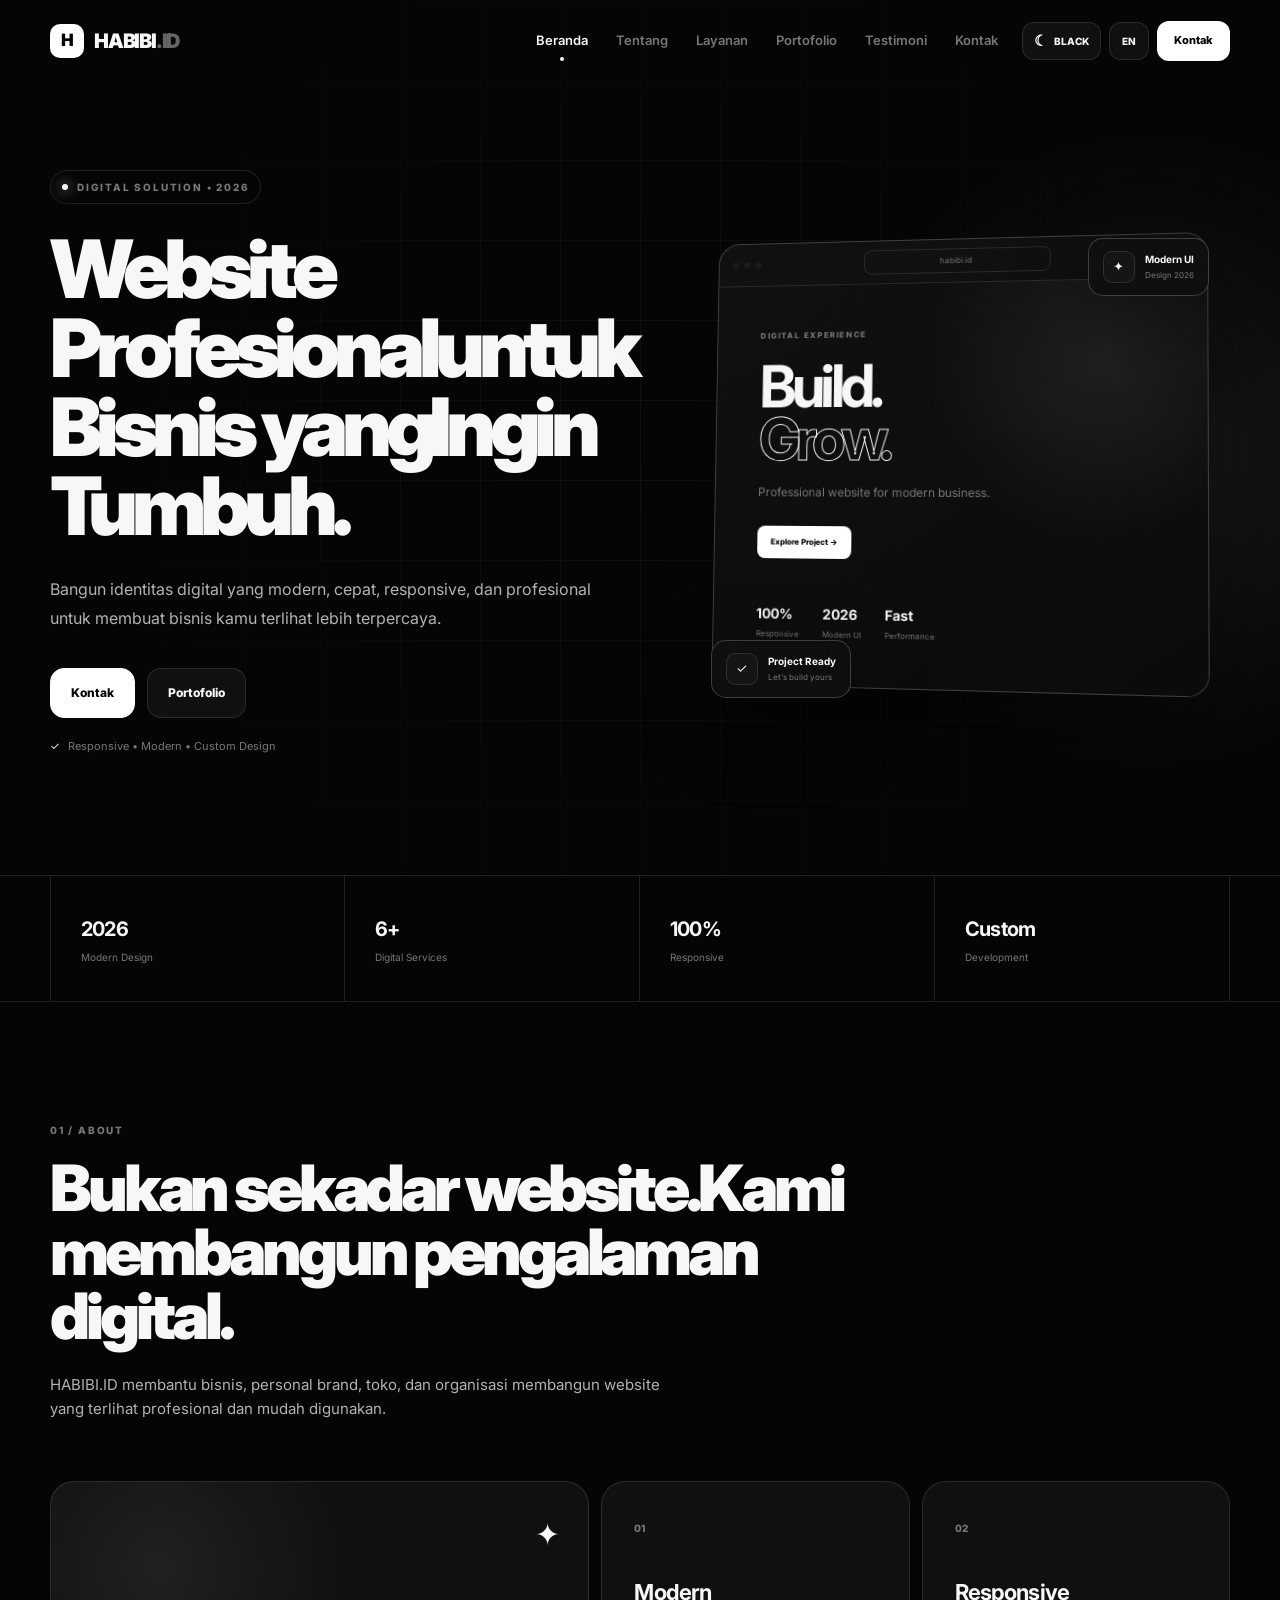
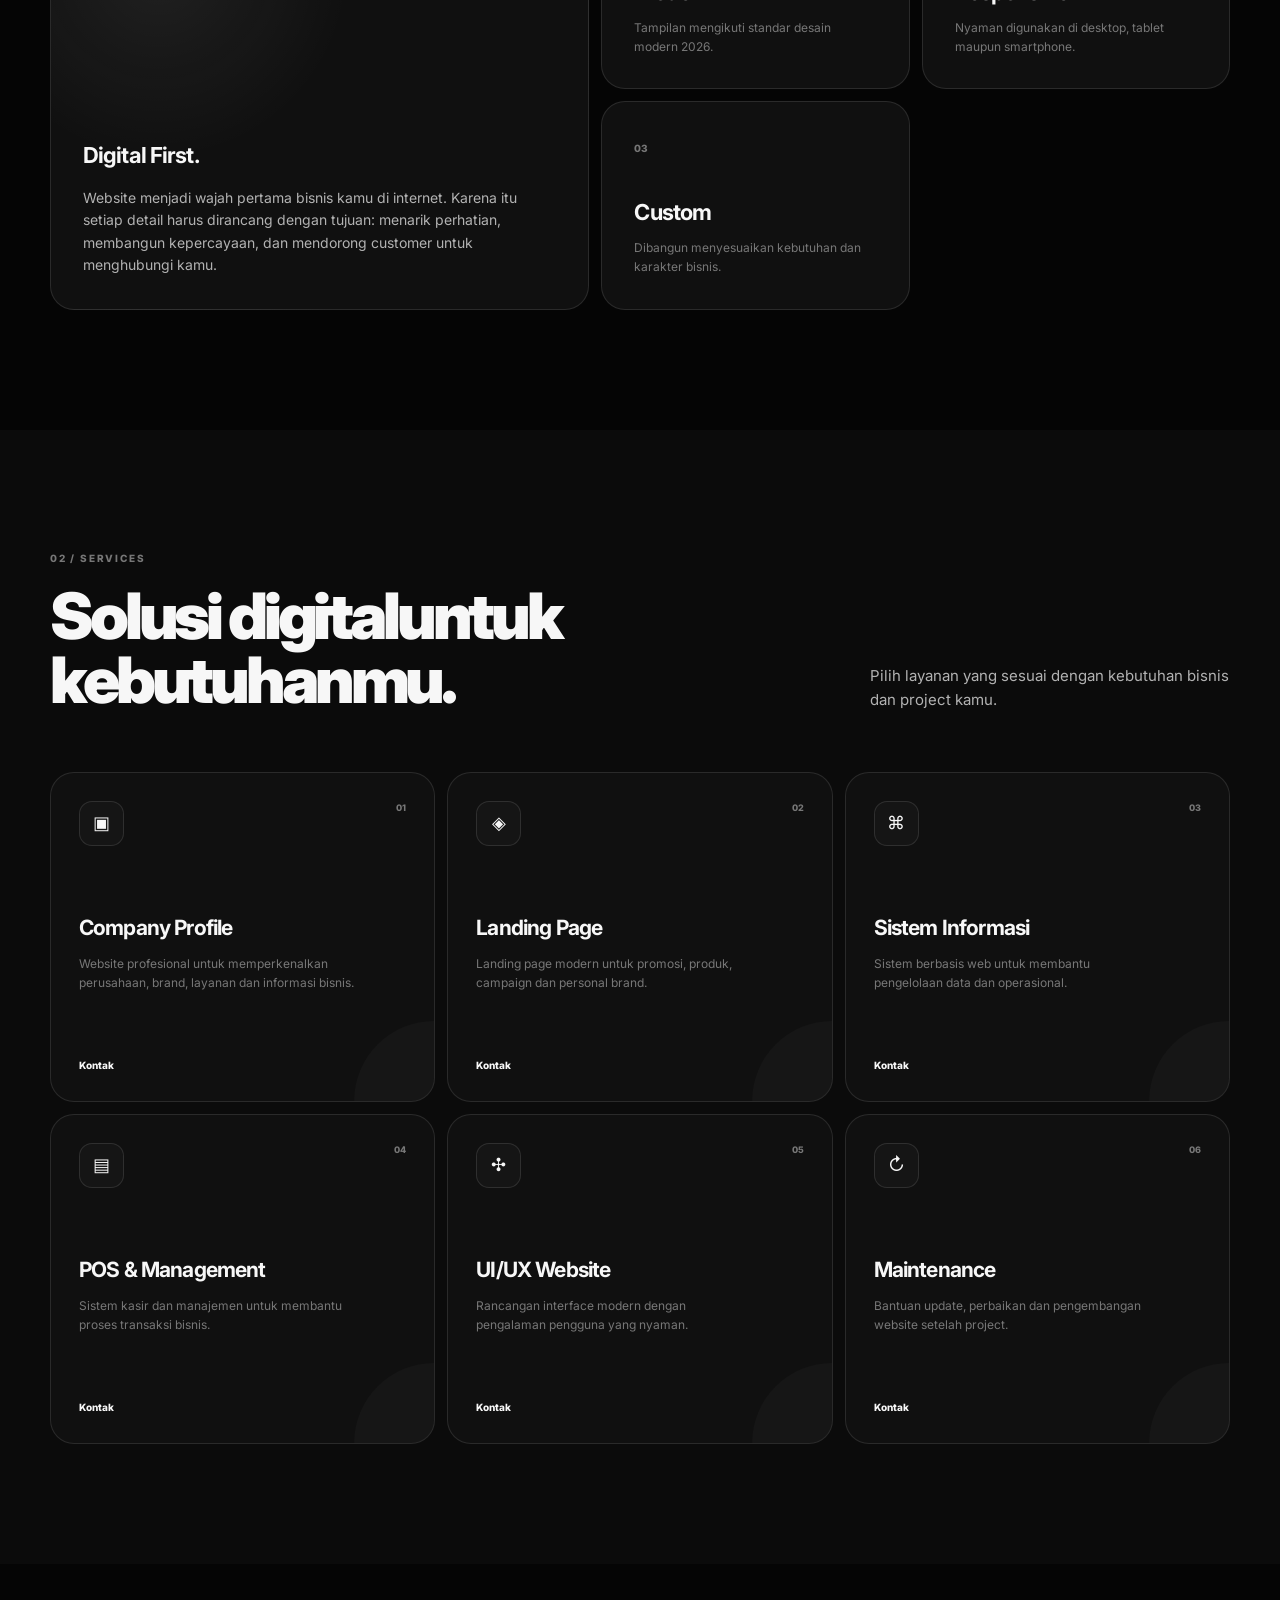
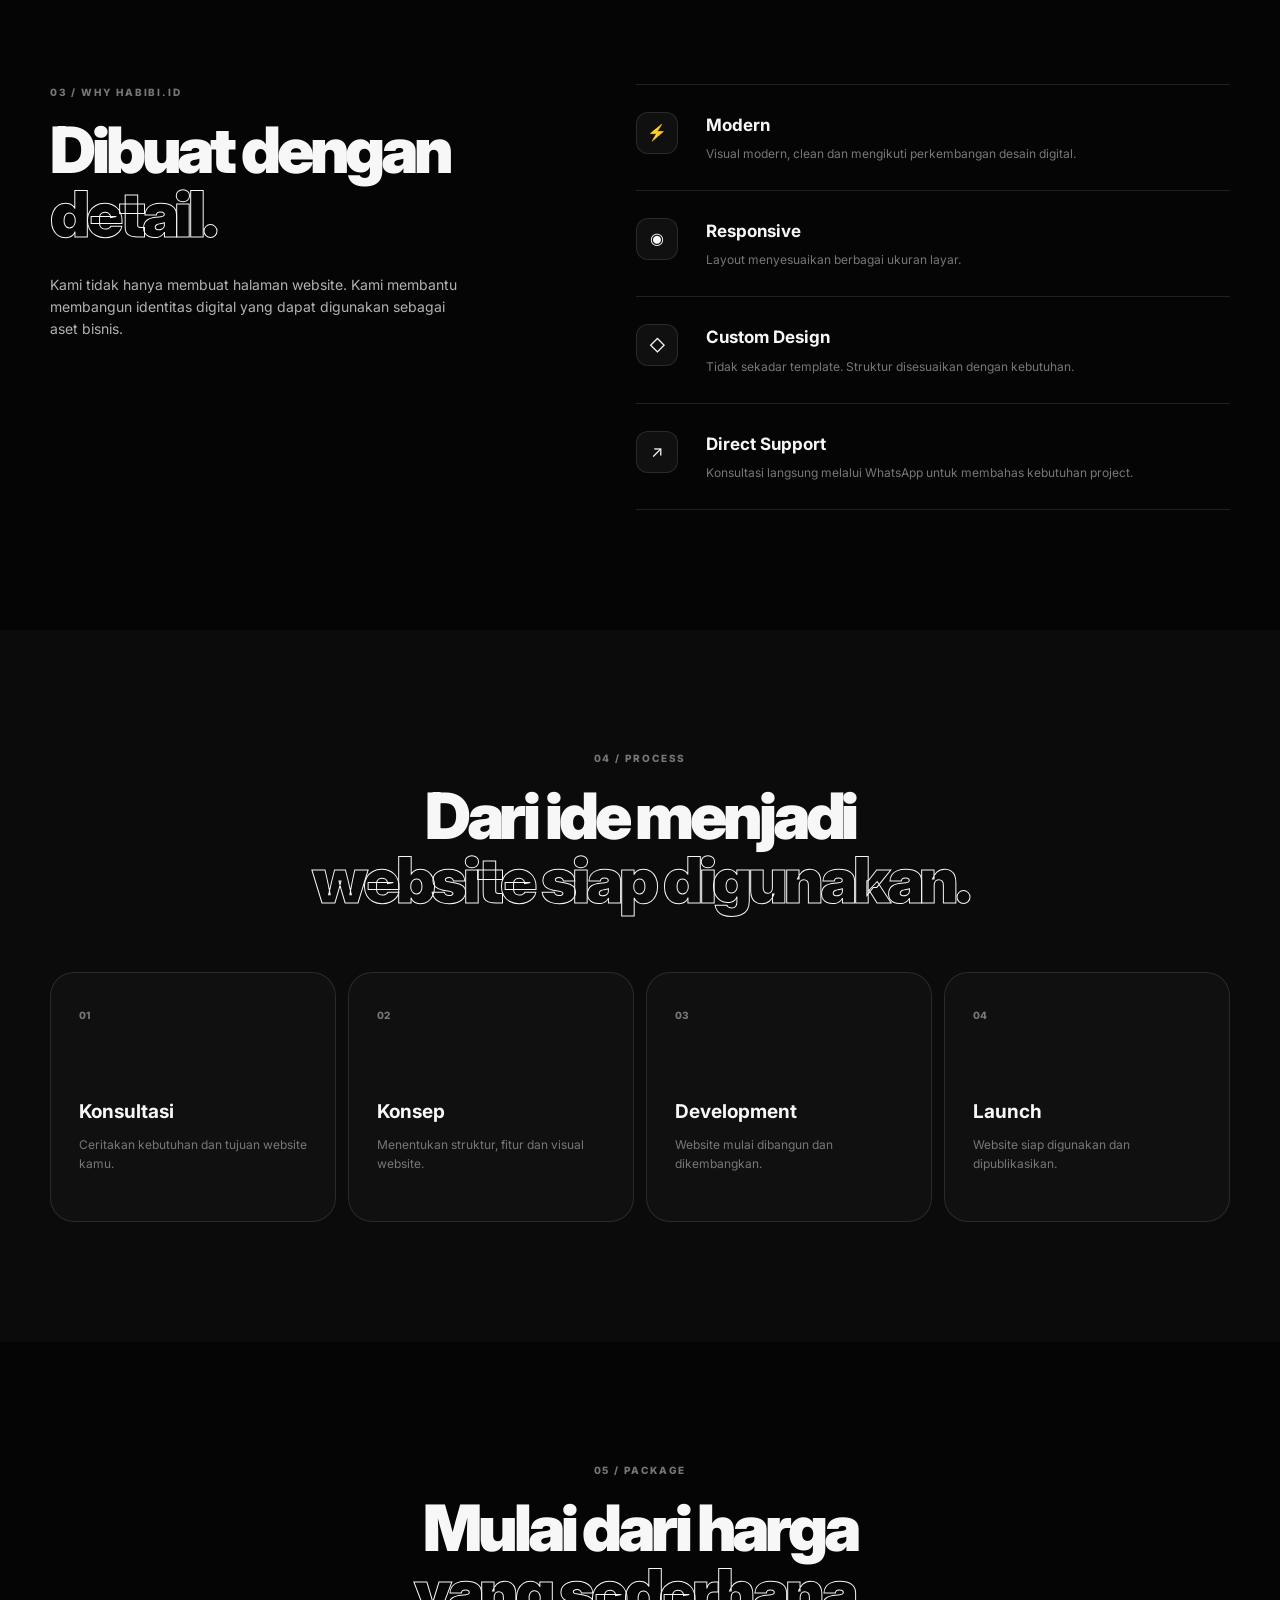
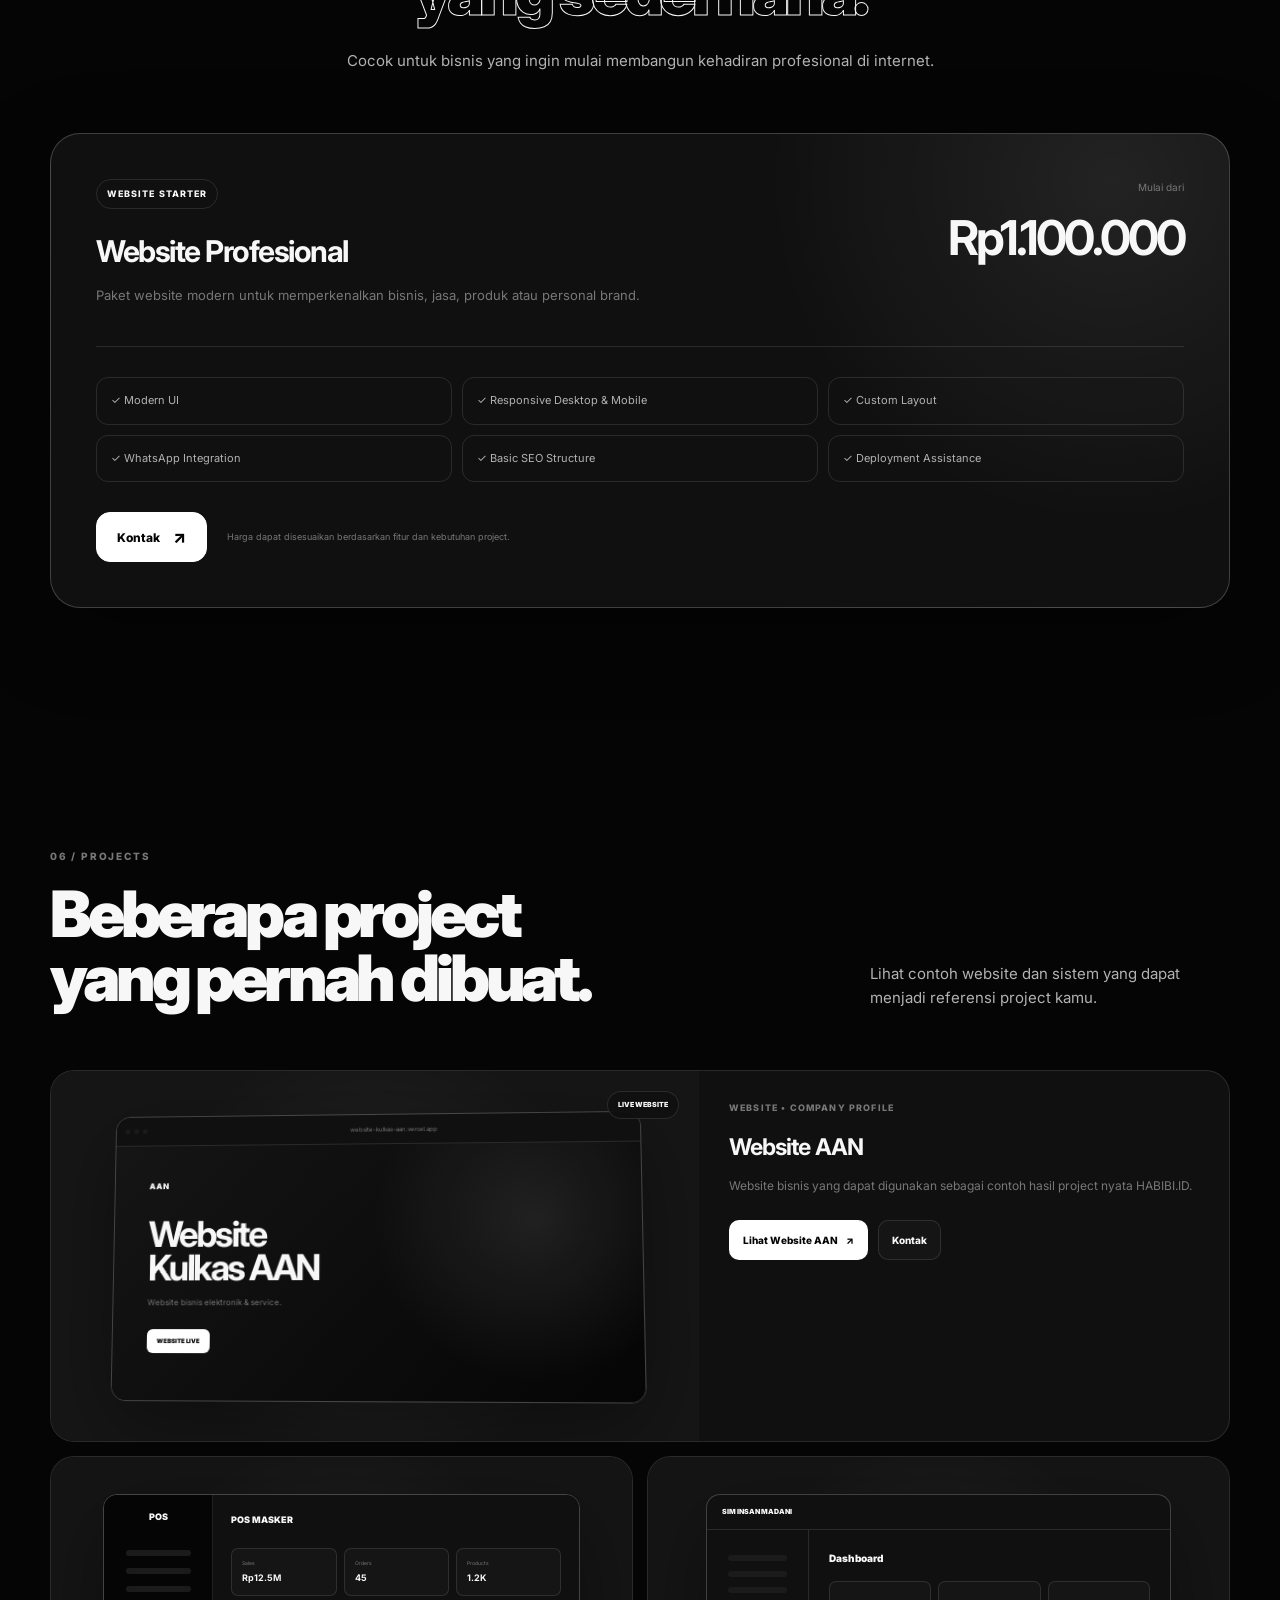
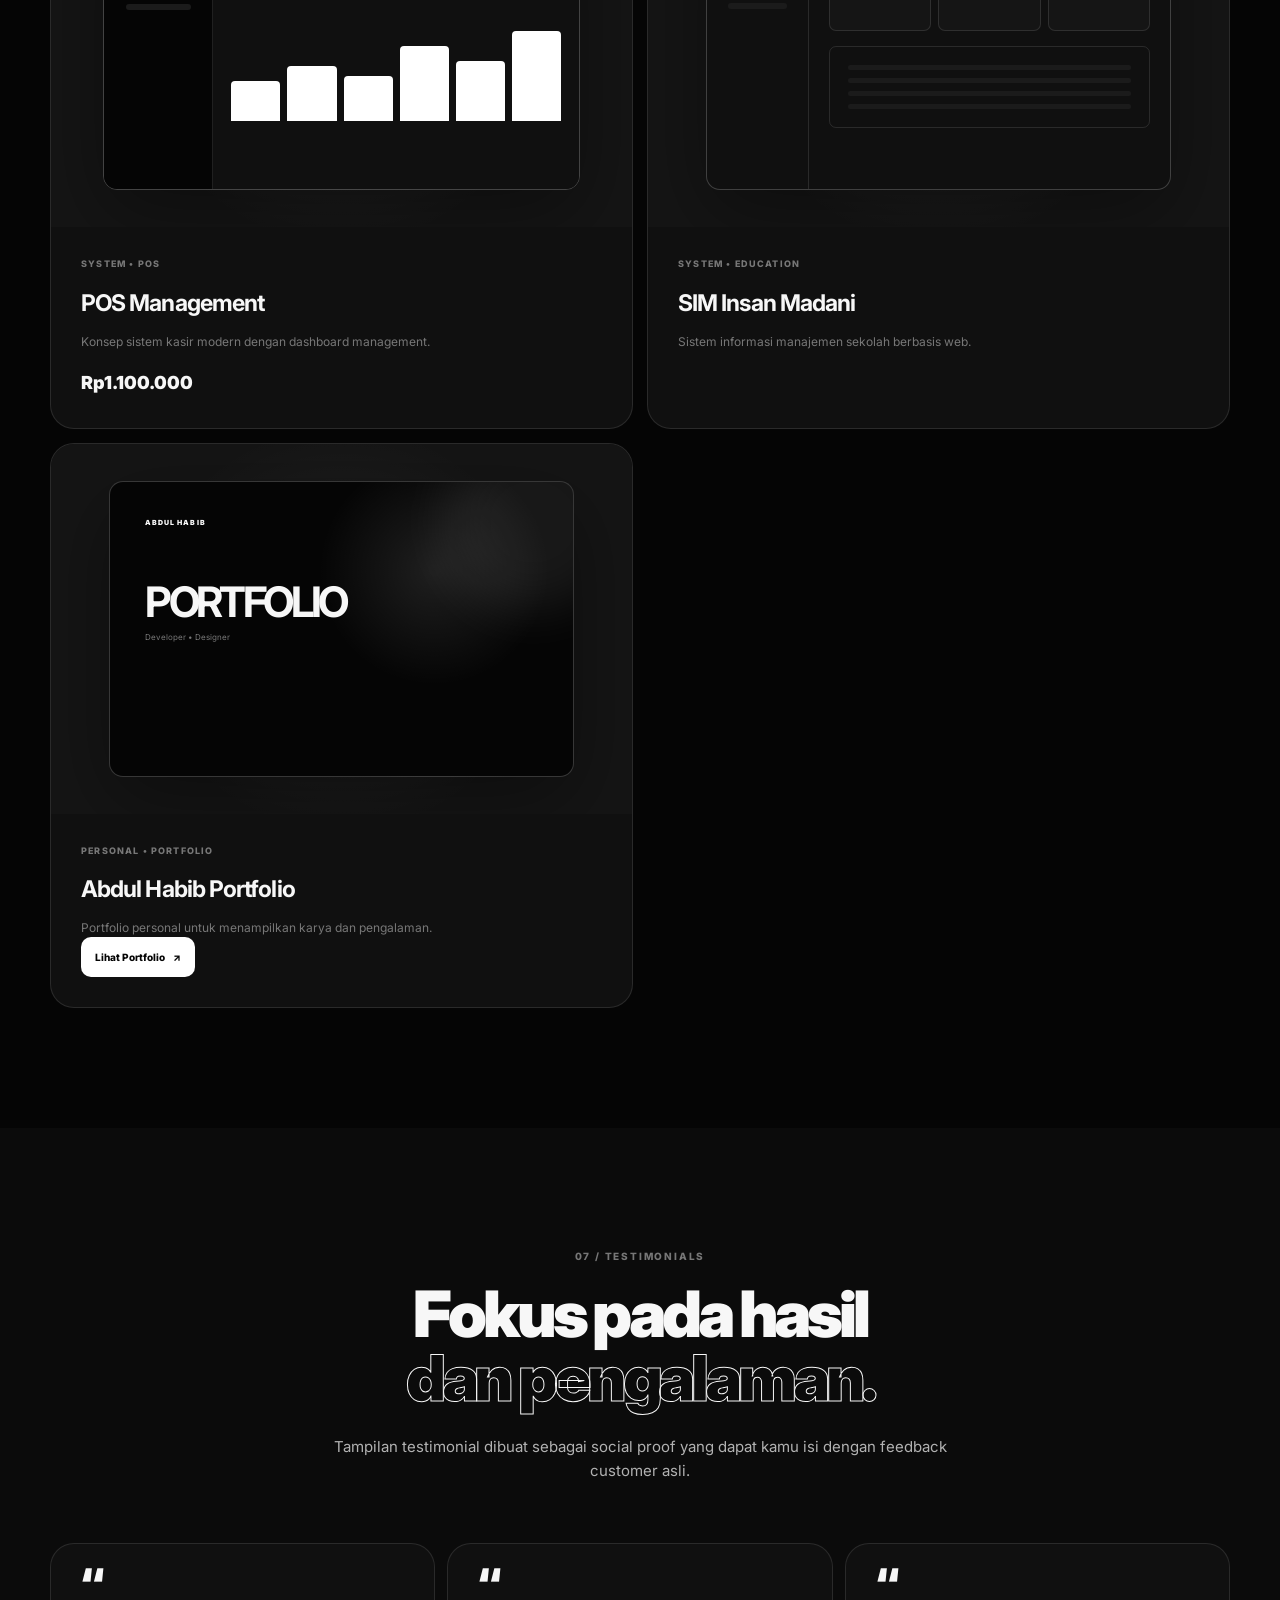
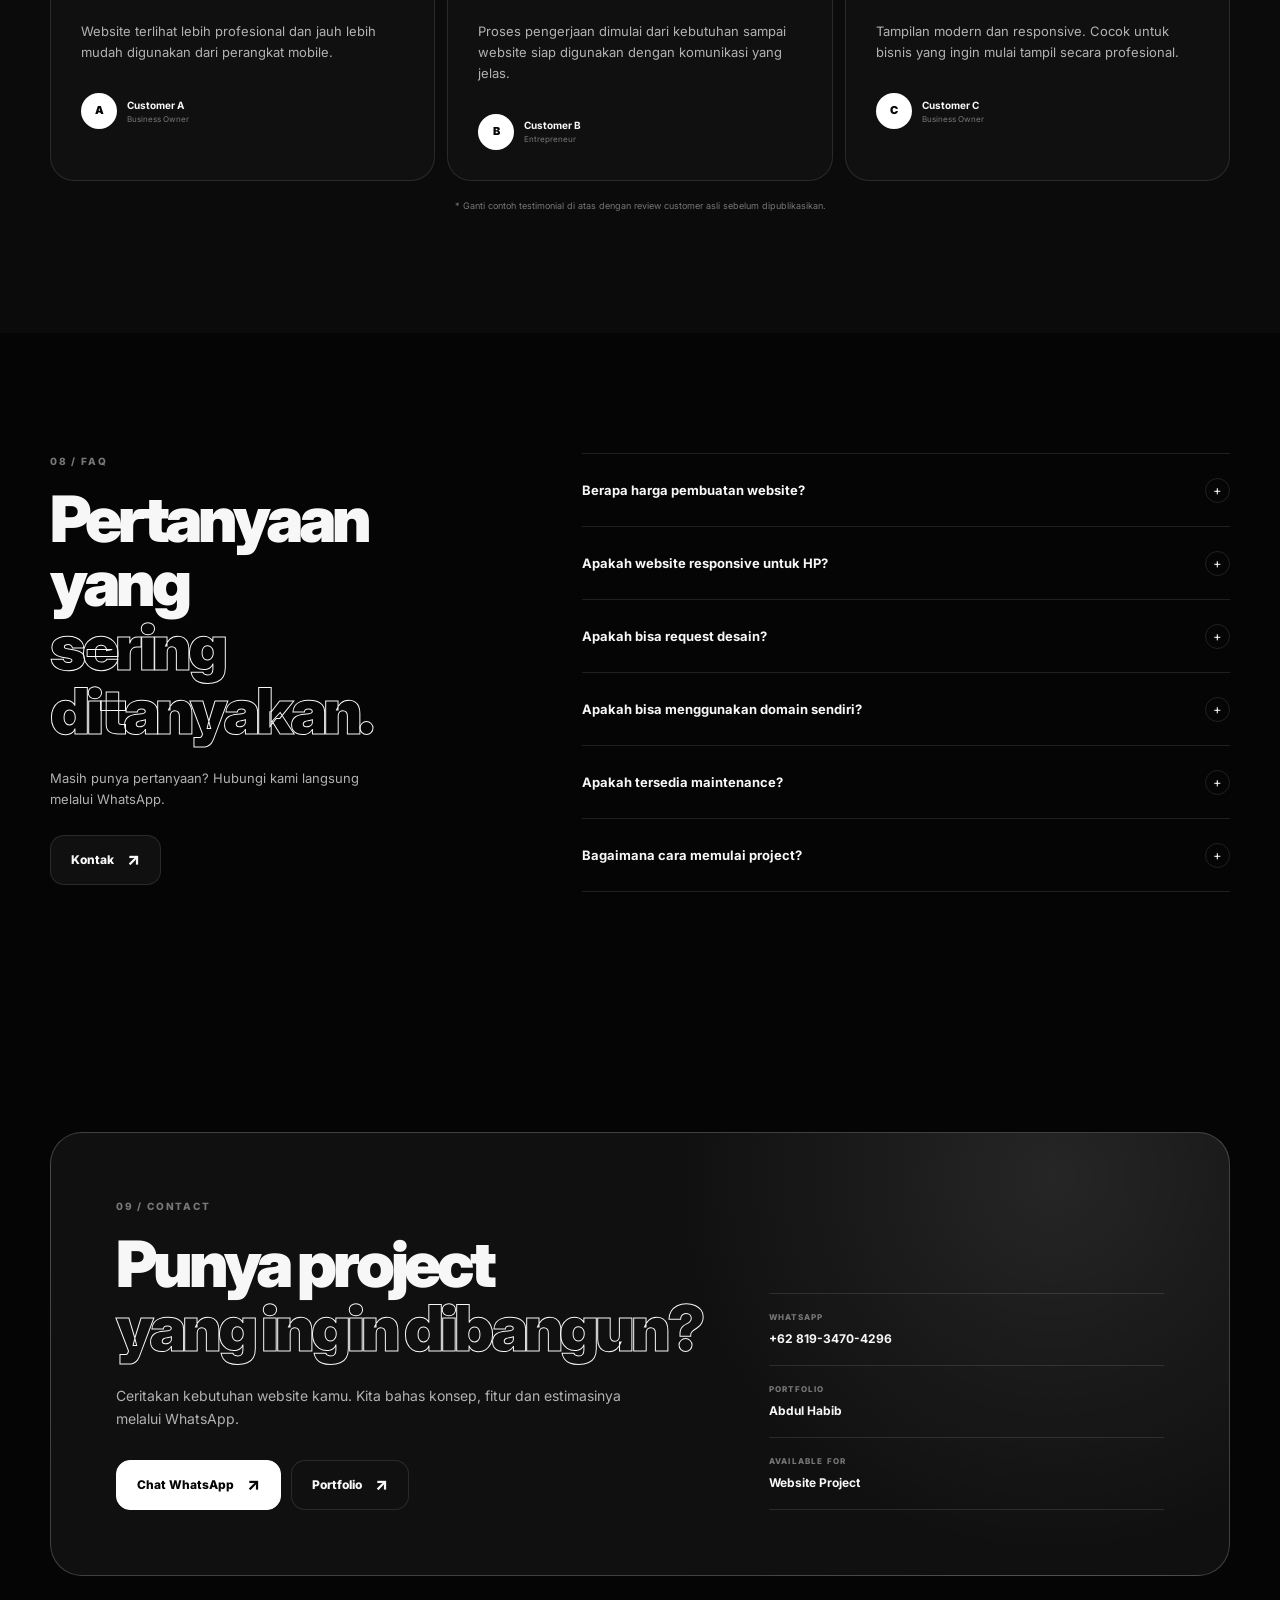
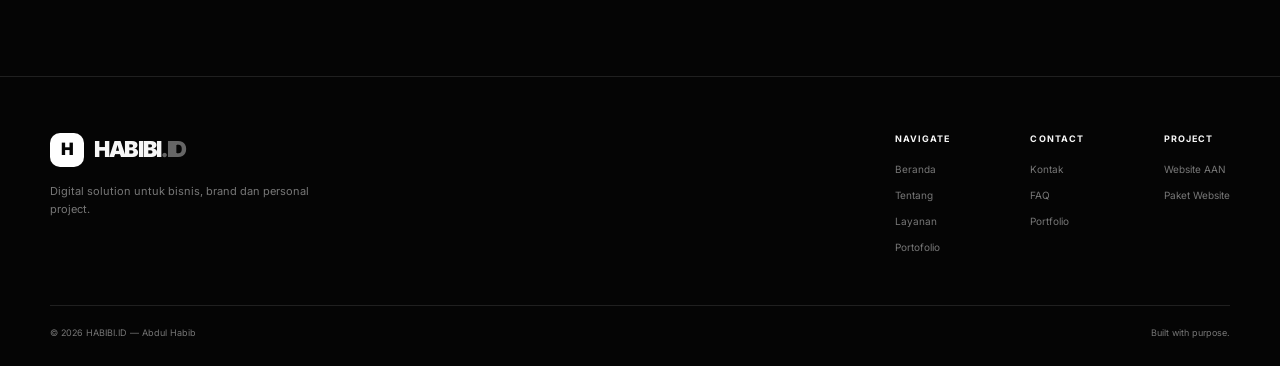
<file: habibi-jasa/index.html>
<!DOCTYPE html>
<html lang="id" data-theme="black">
<head>
    <meta charset="UTF-8">
    <meta name="viewport" content="width=device-width, initial-scale=1.0">

    <title>HABIBI.ID — Website Profesional & Digital Solution</title>

    <meta name="description"
          content="HABIBI.ID menyediakan jasa pembuatan website profesional, landing page, company profile, sistem informasi, POS dan UI/UX modern.">

    <meta name="author" content="Abdul Habib">
    <meta name="theme-color" content="#050505">

    <link rel="icon" href="favicon.svg">

    <link rel="preconnect" href="https://fonts.googleapis.com">
    <link rel="preconnect" href="https://fonts.gstatic.com" crossorigin>

    <link href="https://fonts.googleapis.com/css2?family=Inter:wght@400;500;600;700;800;900&display=swap"
          rel="stylesheet">

    <link rel="stylesheet" href="assets/css/style.css">
</head>

<body>

<!-- =========================================================
     LOADING
========================================================= -->

<div class="page-loader" id="pageLoader">
    <div class="loader-logo">HABIBI<span>.ID</span></div>
    <div class="loader-line">
        <span></span>
    </div>
</div>


<!-- =========================================================
     NAVBAR
========================================================= -->

<header class="navbar" id="navbar">

    <div class="container nav-inner">

        <a href="#home" class="brand">
            <span class="brand-mark">H</span>
            <span>
                HABIBI<span>.ID</span>
            </span>
        </a>

        <nav class="nav-menu" id="navMenu">

            <a href="#home" class="nav-link active" data-i18n="navHome">
                Beranda
            </a>

            <a href="#about" class="nav-link" data-i18n="navAbout">
                Tentang
            </a>

            <a href="#services" class="nav-link" data-i18n="navServices">
                Layanan
            </a>

            <a href="#projects" class="nav-link" data-i18n="navProjects">
                Portfolio
            </a>

            <a href="#testimonials" class="nav-link" data-i18n="navTestimonials">
                Testimoni
            </a>

            <a href="#contact" class="nav-link" data-i18n="navContact">
                Kontak
            </a>

        </nav>

        <div class="nav-actions">

            <button class="theme-switch"
                    id="themeSwitch"
                    type="button"
                    aria-label="Ubah tema">

                <span class="theme-icon">☾</span>
                <span class="theme-label">BLACK</span>

            </button>

            <button class="language-switch"
                    id="languageSwitch"
                    type="button">

                ID
            </button>

            <a href="#contact"
               class="nav-cta"
               data-i18n="navStart">
                Mulai Project
            </a>

            <button class="menu-toggle"
                    id="menuToggle"
                    type="button"
                    aria-label="Menu">

                <span></span>
                <span></span>
                <span></span>

            </button>

        </div>

    </div>

</header>


<main>

<!-- =========================================================
     HERO
========================================================= -->

<section class="hero section" id="home">

    <div class="hero-grid"></div>

    <div class="container hero-container">

        <div class="hero-copy reveal">

            <div class="eyebrow">
                <span class="eyebrow-dot"></span>
                DIGITAL SOLUTION • 2026
            </div>

            <h1 data-i18n="heroTitle">
                Website Profesional<br>
                untuk Bisnis yang<br>
                <span>Ingin Tumbuh.</span>
            </h1>

            <p class="hero-description"
               data-i18n="heroDescription">
                Bangun identitas digital yang modern, cepat, responsive,
                dan profesional untuk membuat bisnis kamu terlihat lebih terpercaya.
            </p>

            <div class="hero-buttons">

                <a href="#contact"
                   class="btn btn-primary"
                   data-i18n="heroButton">
                    Konsultasi Gratis
                    <span>↗</span>
                </a>

                <a href="#projects"
                   class="btn btn-secondary"
                   data-i18n="heroPortfolio">
                    Lihat Portfolio
                    <span>↓</span>
                </a>

            </div>

            <div class="hero-note">
                <span>✓</span>
                Responsive • Modern • Custom Design
            </div>

        </div>


        <div class="hero-visual reveal">

            <div class="floating-card floating-card-top">
                <span class="mini-icon">✦</span>
                <div>
                    <strong>Modern UI</strong>
                    <small>Design 2026</small>
                </div>
            </div>

            <div class="browser-window">

                <div class="browser-top">

                    <div class="browser-dots">
                        <span></span>
                        <span></span>
                        <span></span>
                    </div>

                    <div class="browser-address">
                        habibi.id
                    </div>

                    <div></div>

                </div>

                <div class="browser-content">

                    <div class="browser-label">
                        DIGITAL EXPERIENCE
                    </div>

                    <h3>
                        Build.<br>
                        <span>Grow.</span>
                    </h3>

                    <p>
                        Professional website
                        for modern business.
                    </p>

                    <div class="browser-button">
                        Explore Project →
                    </div>

                    <div class="browser-stat-row">

                        <div>
                            <strong>100%</strong>
                            <span>Responsive</span>
                        </div>

                        <div>
                            <strong>2026</strong>
                            <span>Modern UI</span>
                        </div>

                        <div>
                            <strong>Fast</strong>
                            <span>Performance</span>
                        </div>

                    </div>

                </div>

            </div>

            <div class="floating-card floating-card-bottom">

                <span class="mini-check">✓</span>

                <div>
                    <strong>Project Ready</strong>
                    <small>Let's build yours</small>
                </div>

            </div>

        </div>

    </div>

</section>


<!-- =========================================================
     TRUST / STATS
========================================================= -->

<section class="trust-strip">

    <div class="container trust-grid">

        <div class="trust-item">
            <strong>2026</strong>
            <span>Modern Design</span>
        </div>

        <div class="trust-item">
            <strong>6+</strong>
            <span>Digital Services</span>
        </div>

        <div class="trust-item">
            <strong>100%</strong>
            <span>Responsive</span>
        </div>

        <div class="trust-item">
            <strong>Custom</strong>
            <span>Development</span>
        </div>

    </div>

</section>


<!-- =========================================================
     ABOUT
========================================================= -->

<section class="section about-section" id="about">

    <div class="container">

        <div class="section-heading reveal">

            <div class="section-number">
                01 / ABOUT
            </div>

            <h2 data-i18n="aboutTitle">
                Bukan sekadar website.<br>
                <span>Kami membangun pengalaman digital.</span>
            </h2>

            <p data-i18n="aboutDescription">
                HABIBI.ID membantu bisnis, personal brand, toko,
                dan organisasi membangun website yang terlihat
                profesional dan mudah digunakan.
            </p>

        </div>


        <div class="about-grid">

            <div class="about-card about-main reveal">

                <div class="about-icon">✦</div>

                <h3>
                    Digital First.
                </h3>

                <p>
                    Website menjadi wajah pertama bisnis kamu di internet.
                    Karena itu setiap detail harus dirancang dengan tujuan:
                    menarik perhatian, membangun kepercayaan,
                    dan mendorong customer untuk menghubungi kamu.
                </p>

            </div>


            <div class="about-card reveal">

                <span class="card-number">01</span>

                <h3>
                    Modern
                </h3>

                <p>
                    Tampilan mengikuti standar desain modern 2026.
                </p>

            </div>


            <div class="about-card reveal">

                <span class="card-number">02</span>

                <h3>
                    Responsive
                </h3>

                <p>
                    Nyaman digunakan di desktop,
                    tablet maupun smartphone.
                </p>

            </div>


            <div class="about-card reveal">

                <span class="card-number">03</span>

                <h3>
                    Custom
                </h3>

                <p>
                    Dibangun menyesuaikan kebutuhan
                    dan karakter bisnis.
                </p>

            </div>

        </div>

    </div>

</section>


<!-- =========================================================
     SERVICES
========================================================= -->

<section class="section services-section" id="services">

    <div class="container">

        <div class="section-top reveal">

            <div>
                <div class="section-number">
                    02 / SERVICES
                </div>

                <h2 data-i18n="servicesTitle">
                    Solusi digital<br>
                    untuk kebutuhanmu.
                </h2>
            </div>

            <p data-i18n="servicesDescription">
                Pilih layanan yang sesuai dengan kebutuhan
                bisnis dan project kamu.
            </p>

        </div>


        <div class="services-grid">

            <article class="service-card reveal">

                <span class="service-index">01</span>
                <div class="service-icon">▣</div>

                <h3>
                    Company Profile
                </h3>

                <p>
                    Website profesional untuk memperkenalkan
                    perusahaan, brand, layanan dan informasi bisnis.
                </p>

                <a href="#contact">
                    Start Project →
                </a>

            </article>


            <article class="service-card reveal">

                <span class="service-index">02</span>
                <div class="service-icon">◈</div>

                <h3>
                    Landing Page
                </h3>

                <p>
                    Landing page modern untuk promosi,
                    produk, campaign dan personal brand.
                </p>

                <a href="#contact">
                    Start Project →
                </a>

            </article>


            <article class="service-card reveal">

                <span class="service-index">03</span>
                <div class="service-icon">⌘</div>

                <h3>
                    Sistem Informasi
                </h3>

                <p>
                    Sistem berbasis web untuk membantu
                    pengelolaan data dan operasional.
                </p>

                <a href="#contact">
                    Start Project →
                </a>

            </article>


            <article class="service-card reveal">

                <span class="service-index">04</span>
                <div class="service-icon">▤</div>

                <h3>
                    POS & Management
                </h3>

                <p>
                    Sistem kasir dan manajemen untuk
                    membantu proses transaksi bisnis.
                </p>

                <a href="#contact">
                    Start Project →
                </a>

            </article>


            <article class="service-card reveal">

                <span class="service-index">05</span>
                <div class="service-icon">✣</div>

                <h3>
                    UI/UX Website
                </h3>

                <p>
                    Rancangan interface modern dengan
                    pengalaman pengguna yang nyaman.
                </p>

                <a href="#contact">
                    Start Project →
                </a>

            </article>


            <article class="service-card reveal">

                <span class="service-index">06</span>
                <div class="service-icon">↻</div>

                <h3>
                    Maintenance
                </h3>

                <p>
                    Bantuan update, perbaikan dan
                    pengembangan website setelah project.
                </p>

                <a href="#contact">
                    Start Project →
                </a>

            </article>

        </div>

    </div>

</section>


<!-- =========================================================
     WHY HABIBI
========================================================= -->

<section class="section why-section">

    <div class="container">

        <div class="why-layout">

            <div class="why-title reveal">

                <div class="section-number">
                    03 / WHY HABIBI.ID
                </div>

                <h2>
                    Dibuat dengan<br>
                    <span>detail.</span>
                </h2>

                <p>
                    Kami tidak hanya membuat halaman website.
                    Kami membantu membangun identitas digital
                    yang dapat digunakan sebagai aset bisnis.
                </p>

            </div>


            <div class="why-list">

                <div class="why-item reveal">

                    <div class="why-icon">⚡</div>

                    <div>
                        <h3>Modern</h3>
                        <p>
                            Visual modern, clean dan mengikuti
                            perkembangan desain digital.
                        </p>
                    </div>

                </div>


                <div class="why-item reveal">

                    <div class="why-icon">◉</div>

                    <div>
                        <h3>Responsive</h3>
                        <p>
                            Layout menyesuaikan berbagai
                            ukuran layar.
                        </p>
                    </div>

                </div>


                <div class="why-item reveal">

                    <div class="why-icon">◇</div>

                    <div>
                        <h3>Custom Design</h3>
                        <p>
                            Tidak sekadar template.
                            Struktur disesuaikan dengan kebutuhan.
                        </p>
                    </div>

                </div>


                <div class="why-item reveal">

                    <div class="why-icon">↗</div>

                    <div>
                        <h3>Direct Support</h3>
                        <p>
                            Konsultasi langsung melalui WhatsApp
                            untuk membahas kebutuhan project.
                        </p>
                    </div>

                </div>

            </div>

        </div>

    </div>

</section>


<!-- =========================================================
     PROCESS
========================================================= -->

<section class="section process-section">

    <div class="container">

        <div class="section-heading centered reveal">

            <div class="section-number">
                04 / PROCESS
            </div>

            <h2>
                Dari ide menjadi<br>
                <span>website siap digunakan.</span>
            </h2>

        </div>


        <div class="process-grid">

            <div class="process-card reveal">

                <span>01</span>

                <h3>
                    Konsultasi
                </h3>

                <p>
                    Ceritakan kebutuhan dan tujuan website kamu.
                </p>

            </div>


            <div class="process-card reveal">

                <span>02</span>

                <h3>
                    Konsep
                </h3>

                <p>
                    Menentukan struktur, fitur dan visual website.
                </p>

            </div>


            <div class="process-card reveal">

                <span>03</span>

                <h3>
                    Development
                </h3>

                <p>
                    Website mulai dibangun dan dikembangkan.
                </p>

            </div>


            <div class="process-card reveal">

                <span>04</span>

                <h3>
                    Launch
                </h3>

                <p>
                    Website siap digunakan dan dipublikasikan.
                </p>

            </div>

        </div>

    </div>

</section>


<!-- =========================================================
     PRICING
========================================================= -->

<section class="section pricing-section" id="pricing">

    <div class="container">

        <div class="section-heading centered reveal">

            <div class="section-number">
                05 / PACKAGE
            </div>

            <h2>
                Mulai dari harga<br>
                <span>yang sederhana.</span>
            </h2>

            <p>
                Cocok untuk bisnis yang ingin mulai membangun
                kehadiran profesional di internet.
            </p>

        </div>


        <div class="pricing-card reveal">

            <div class="pricing-content">

                <div>

                    <div class="pricing-badge">
                        WEBSITE STARTER
                    </div>

                    <h3>
                        Website Profesional
                    </h3>

                    <p>
                        Paket website modern untuk memperkenalkan
                        bisnis, jasa, produk atau personal brand.
                    </p>

                </div>


                <div class="pricing-price">

                    <span>Mulai dari</span>

                    <strong>
                        Rp1.100.000
                    </strong>

                </div>

            </div>


            <div class="pricing-features">

                <div>✓ Modern UI</div>
                <div>✓ Responsive Desktop & Mobile</div>
                <div>✓ Custom Layout</div>
                <div>✓ WhatsApp Integration</div>
                <div>✓ Basic SEO Structure</div>
                <div>✓ Deployment Assistance</div>

            </div>


            <div class="pricing-action">

                <a href="#contact"
                   class="btn btn-primary">
                    Konsultasi Sekarang
                    <span>↗</span>
                </a>

                <small>
                    Harga dapat disesuaikan berdasarkan
                    fitur dan kebutuhan project.
                </small>

            </div>

        </div>

    </div>

</section>


<!-- =========================================================
     PROJECTS
========================================================= -->

<section class="section projects-section" id="projects">

    <div class="container">

        <div class="section-top reveal">

            <div>

                <div class="section-number">
                    06 / PROJECTS
                </div>

                <h2>
                    Beberapa project<br>
                    yang pernah dibuat.
                </h2>

            </div>

            <p>
                Lihat contoh website dan sistem
                yang dapat menjadi referensi project kamu.
            </p>

        </div>


        <div class="projects-grid">


            <!-- AAN -->
            <article class="project-card project-featured reveal">

                <div class="project-preview aan-preview">

                    <div class="project-browser">

                        <div class="project-browser-top">

                            <span></span>
                            <span></span>
                            <span></span>

                            <div>
                                website-kulkas-aan.vercel.app
                            </div>

                        </div>

                        <div class="aan-screen">

                            <div class="aan-screen-badge">
                                AAN
                            </div>

                            <h3>
                                Website<br>
                                Kulkas AAN
                            </h3>

                            <p>
                                Website bisnis elektronik
                                & service.
                            </p>

                            <div class="aan-screen-button">
                                WEBSITE LIVE
                            </div>

                        </div>

                    </div>

                    <div class="project-overlay">
                        <span>LIVE WEBSITE</span>
                    </div>

                </div>


                <div class="project-info">

                    <div class="project-meta">
                        WEBSITE • COMPANY PROFILE
                    </div>

                    <h3>
                        Website AAN
                    </h3>

                    <p>
                        Website bisnis yang dapat digunakan sebagai
                        contoh hasil project nyata HABIBI.ID.
                    </p>

                    <div class="project-actions">

                        <a href="https://website-kulkas-aan.vercel.app/"
                           target="_blank"
                           rel="noopener noreferrer"
                           class="project-view">
                            Lihat Website AAN
                            <span>↗</span>
                        </a>

                        <a href="#contact"
                           class="project-contact">
                            Buat Website Serupa
                        </a>

                    </div>

                </div>

            </article>


            <!-- POS -->
            <article class="project-card reveal">

                <div class="project-preview pos-preview">

                    <div class="mock-dashboard">

                        <div class="mock-sidebar">

                            <div class="mock-logo">
                                POS
                            </div>

                            <span></span>
                            <span></span>
                            <span></span>
                            <span></span>

                        </div>

                        <div class="mock-main">

                            <div class="mock-head">
                                POS MASKER
                            </div>

                            <div class="mock-stat-row">

                                <div>
                                    <small>Sales</small>
                                    <strong>Rp12.5M</strong>
                                </div>

                                <div>
                                    <small>Orders</small>
                                    <strong>45</strong>
                                </div>

                                <div>
                                    <small>Products</small>
                                    <strong>1.2K</strong>
                                </div>

                            </div>

                            <div class="mock-chart">
                                <i></i>
                                <i></i>
                                <i></i>
                                <i></i>
                                <i></i>
                                <i></i>
                            </div>

                        </div>

                    </div>

                </div>


                <div class="project-info">

                    <div class="project-meta">
                        SYSTEM • POS
                    </div>

                    <h3>
                        POS Management
                    </h3>

                    <p>
                        Konsep sistem kasir modern
                        dengan dashboard management.
                    </p>

                    <div class="project-price">
                        Rp1.100.000
                    </div>

                </div>

            </article>


            <!-- SCHOOL -->
            <article class="project-card reveal">

                <div class="project-preview school-preview">

                    <div class="school-screen">

                        <div class="school-top">
                            SIM INSAN MADANI
                        </div>

                        <div class="school-content">

                            <div class="school-sidebar">
                                <span></span>
                                <span></span>
                                <span></span>
                                <span></span>
                            </div>

                            <div class="school-dashboard">

                                <div class="school-title">
                                    Dashboard
                                </div>

                                <div class="school-cards">
                                    <div></div>
                                    <div></div>
                                    <div></div>
                                </div>

                                <div class="school-table">
                                    <span></span>
                                    <span></span>
                                    <span></span>
                                    <span></span>
                                </div>

                            </div>

                        </div>

                    </div>

                </div>


                <div class="project-info">

                    <div class="project-meta">
                        SYSTEM • EDUCATION
                    </div>

                    <h3>
                        SIM Insan Madani
                    </h3>

                    <p>
                        Sistem informasi manajemen sekolah
                        berbasis web.
                    </p>

                </div>

            </article>


            <!-- PORTFOLIO -->
            <article class="project-card reveal">

                <div class="project-preview portfolio-preview">

                    <div class="portfolio-screen">

                        <div class="portfolio-glow"></div>

                        <div class="portfolio-small">
                            ABDUL HABIB
                        </div>

                        <h3>
                            PORTFOLIO
                        </h3>

                        <p>
                            Developer • Designer
                        </p>

                    </div>

                </div>


                <div class="project-info">

                    <div class="project-meta">
                        PERSONAL • PORTFOLIO
                    </div>

                    <h3>
                        Abdul Habib Portfolio
                    </h3>

                    <p>
                        Portfolio personal untuk menampilkan
                        karya dan pengalaman.
                    </p>

                    <a href="https://portofolio-abdulhabib-hasibuan.vercel.app/"
                       target="_blank"
                       rel="noopener noreferrer"
                       class="project-view">
                        Lihat Portfolio
                        <span>↗</span>
                    </a>

                </div>

            </article>

        </div>

    </div>

</section>


<!-- =========================================================
     TESTIMONIALS
========================================================= -->

<section class="section testimonials-section" id="testimonials">

    <div class="container">

        <div class="section-heading centered reveal">

            <div class="section-number">
                07 / TESTIMONIALS
            </div>

            <h2>
                Fokus pada hasil<br>
                <span>dan pengalaman.</span>
            </h2>

            <p>
                Tampilan testimonial dibuat sebagai
                social proof yang dapat kamu isi dengan
                feedback customer asli.
            </p>

        </div>


        <div class="testimonial-grid">

            <article class="testimonial-card reveal">

                <div class="quote">
                    “
                </div>

                <p>
                    Website terlihat lebih profesional
                    dan jauh lebih mudah digunakan
                    dari perangkat mobile.
                </p>

                <div class="testimonial-author">

                    <div class="avatar">
                        A
                    </div>

                    <div>
                        <strong>Customer A</strong>
                        <span>Business Owner</span>
                    </div>

                </div>

            </article>


            <article class="testimonial-card reveal">

                <div class="quote">
                    “
                </div>

                <p>
                    Proses pengerjaan dimulai dari
                    kebutuhan sampai website siap digunakan
                    dengan komunikasi yang jelas.
                </p>

                <div class="testimonial-author">

                    <div class="avatar">
                        B
                    </div>

                    <div>
                        <strong>Customer B</strong>
                        <span>Entrepreneur</span>
                    </div>

                </div>

            </article>


            <article class="testimonial-card reveal">

                <div class="quote">
                    “
                </div>

                <p>
                    Tampilan modern dan responsive.
                    Cocok untuk bisnis yang ingin
                    mulai tampil secara profesional.
                </p>

                <div class="testimonial-author">

                    <div class="avatar">
                        C
                    </div>

                    <div>
                        <strong>Customer C</strong>
                        <span>Business Owner</span>
                    </div>

                </div>

            </article>

        </div>

        <div class="testimonial-note">
            * Ganti contoh testimonial di atas dengan
            review customer asli sebelum dipublikasikan.
        </div>

    </div>

</section>


<!-- =========================================================
     FAQ
========================================================= -->

<section class="section faq-section" id="faq">

    <div class="container">

        <div class="faq-layout">

            <div class="faq-heading reveal">

                <div class="section-number">
                    08 / FAQ
                </div>

                <h2>
                    Pertanyaan yang<br>
                    <span>sering ditanyakan.</span>
                </h2>

                <p>
                    Masih punya pertanyaan?
                    Hubungi kami langsung melalui WhatsApp.
                </p>

                <a href="#contact"
                   class="btn btn-secondary">
                    Tanya Sekarang
                    <span>↗</span>
                </a>

            </div>


            <div class="faq-list">


                <div class="faq-item reveal">

                    <button class="faq-question" type="button">

                        <span>
                            Berapa harga pembuatan website?
                        </span>

                        <b>+</b>

                    </button>

                    <div class="faq-answer">

                        <p>
                            Paket website starter tersedia mulai
                            dari Rp1.100.000. Harga akhir dapat
                            disesuaikan dengan fitur dan kebutuhan
                            project.
                        </p>

                    </div>

                </div>


                <div class="faq-item reveal">

                    <button class="faq-question" type="button">

                        <span>
                            Apakah website responsive untuk HP?
                        </span>

                        <b>+</b>

                    </button>

                    <div class="faq-answer">

                        <p>
                            Ya. Website dirancang responsive
                            sehingga dapat menyesuaikan desktop,
                            tablet dan smartphone.
                        </p>

                    </div>

                </div>


                <div class="faq-item reveal">

                    <button class="faq-question" type="button">

                        <span>
                            Apakah bisa request desain?
                        </span>

                        <b>+</b>

                    </button>

                    <div class="faq-answer">

                        <p>
                            Bisa. Struktur dan tampilan website
                            dapat dibicarakan sesuai kebutuhan
                            bisnis dan karakter brand.
                        </p>

                    </div>

                </div>


                <div class="faq-item reveal">

                    <button class="faq-question" type="button">

                        <span>
                            Apakah bisa menggunakan domain sendiri?
                        </span>

                        <b>+</b>

                    </button>

                    <div class="faq-answer">

                        <p>
                            Bisa. Website dapat diarahkan ke domain
                            milik customer seperti .com, .id,
                            .co.id dan lainnya.
                        </p>

                    </div>

                </div>


                <div class="faq-item reveal">

                    <button class="faq-question" type="button">

                        <span>
                            Apakah tersedia maintenance?
                        </span>

                        <b>+</b>

                    </button>

                    <div class="faq-answer">

                        <p>
                            Tersedia sebagai layanan tambahan untuk
                            update, perbaikan dan pengembangan website.
                        </p>

                    </div>

                </div>


                <div class="faq-item reveal">

                    <button class="faq-question" type="button">

                        <span>
                            Bagaimana cara memulai project?
                        </span>

                        <b>+</b>

                    </button>

                    <div class="faq-answer">

                        <p>
                            Klik tombol konsultasi WhatsApp,
                            kemudian ceritakan jenis website,
                            kebutuhan fitur dan referensi desain
                            yang kamu inginkan.
                        </p>

                    </div>

                </div>

            </div>

        </div>

    </div>

</section>


<!-- =========================================================
     CONTACT
========================================================= -->

<section class="section contact-section" id="contact">

    <div class="container">

        <div class="contact-box reveal">

            <div class="contact-content">

                <div class="section-number">
                    09 / CONTACT
                </div>

                <h2>
                    Punya project<br>
                    <span>yang ingin dibangun?</span>
                </h2>

                <p>
                    Ceritakan kebutuhan website kamu.
                    Kita bahas konsep, fitur dan estimasinya
                    melalui WhatsApp.
                </p>

                <div class="contact-buttons">

                    <a href="https://wa.me/6281934704296?text=Halo%20HABIBI.ID%2C%20saya%20ingin%20konsultasi%20tentang%20pembuatan%20website."
                       target="_blank"
                       rel="noopener noreferrer"
                       class="btn btn-primary">

                        Chat WhatsApp
                        <span>↗</span>

                    </a>

                    <a href="https://portofolio-abdulhabib-hasibuan.vercel.app/"
                       target="_blank"
                       rel="noopener noreferrer"
                       class="btn btn-secondary">

                        Portfolio
                        <span>↗</span>

                    </a>

                </div>

            </div>


            <div class="contact-details">

                <div class="contact-detail">

                    <span>WHATSAPP</span>

                    <strong>
                        +62 819-3470-4296
                    </strong>

                </div>


                <div class="contact-detail">

                    <span>PORTFOLIO</span>

                    <strong>
                        Abdul Habib
                    </strong>

                </div>


                <div class="contact-detail">

                    <span>AVAILABLE FOR</span>

                    <strong>
                        Website Project
                    </strong>

                </div>

            </div>

        </div>

    </div>

</section>

</main>


<!-- =========================================================
     FOOTER
========================================================= -->

<footer class="footer">

    <div class="container">

        <div class="footer-main">

            <div>

                <a href="#home" class="brand footer-brand">

                    <span class="brand-mark">
                        H
                    </span>

                    <span>
                        HABIBI<span>.ID</span>
                    </span>

                </a>

                <p>
                    Digital solution untuk bisnis,
                    brand dan personal project.
                </p>

            </div>


            <div class="footer-links">

                <div>

                    <strong>Navigate</strong>

                    <a href="#home">Beranda</a>
                    <a href="#about">Tentang</a>
                    <a href="#services">Layanan</a>
                    <a href="#projects">Portfolio</a>

                </div>


                <div>

                    <strong>Contact</strong>

                    <a href="#contact">WhatsApp</a>
                    <a href="#faq">FAQ</a>

                    <a href="https://portofolio-abdulhabib-hasibuan.vercel.app/"
                       target="_blank"
                       rel="noopener noreferrer">
                        Portfolio
                    </a>

                </div>


                <div>

                    <strong>Project</strong>

                    <a href="https://website-kulkas-aan.vercel.app/"
                       target="_blank"
                       rel="noopener noreferrer">
                        Website AAN
                    </a>

                    <a href="#pricing">
                        Paket Website
                    </a>

                </div>

            </div>

        </div>


        <div class="footer-bottom">

            <span>
                © 2026 HABIBI.ID — Abdul Habib
            </span>

            <span>
                Built with purpose.
            </span>

        </div>

    </div>

</footer>


<!-- =========================================================
     JAVASCRIPT
========================================================= -->

<script src="assets/js/script.js"></script>

</body>
</html>
</file>
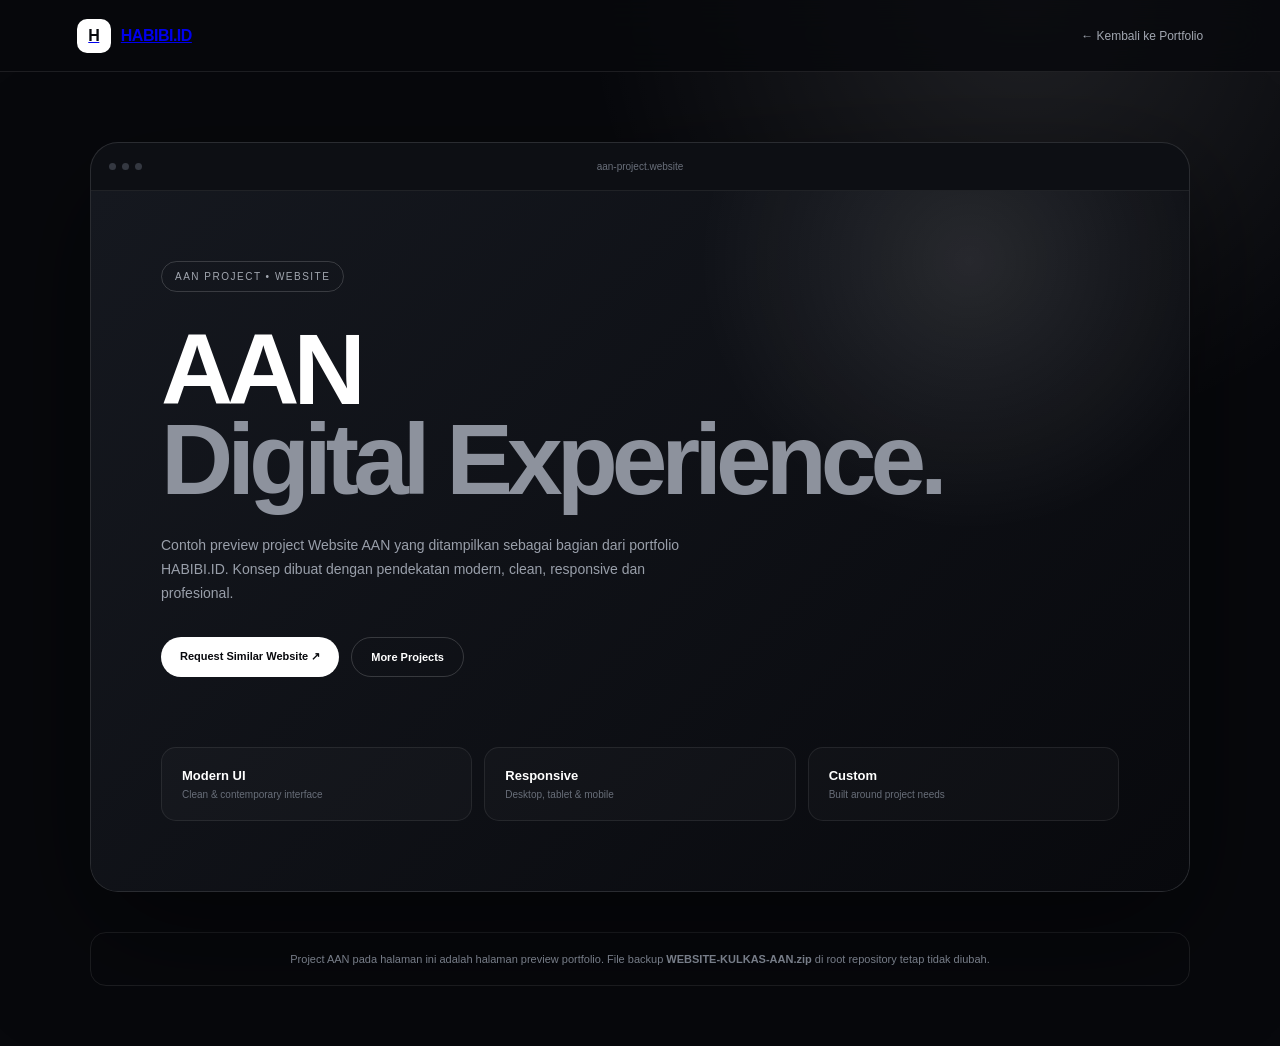
<file: habibi-jasa/aan-preview.html>
<!DOCTYPE html>
<html lang="id">
<head>
    <meta charset="UTF-8">
    <meta name="viewport" content="width=device-width, initial-scale=1.0">

    <title>Website AAN — HABIBI.ID Portfolio</title>
    <meta name="description" content="Preview project Website AAN dari portfolio HABIBI.ID.">

    <link rel="icon" type="image/svg+xml" href="favicon.svg">

    <style>
        * {
            box-sizing: border-box;
            margin: 0;
            padding: 0;
        }

        body {
            min-height: 100vh;
            font-family: Inter, Arial, sans-serif;
            background:
                radial-gradient(circle at 80% 0%, rgba(255,255,255,.10), transparent 30%),
                #07080c;
            color: #fff;
        }

        .topbar {
            height: 72px;
            display: flex;
            align-items: center;
            justify-content: space-between;
            padding: 0 6vw;
            border-bottom: 1px solid rgba(255,255,255,.09);
            background: rgba(7,8,12,.8);
            backdrop-filter: blur(20px);
            position: sticky;
            top: 0;
            z-index: 10;
        }

        .logo {
            display: flex;
            align-items: center;
            gap: 10px;
            font-weight: 800;
            letter-spacing: -.5px;
        }

        .logo-icon {
            width: 34px;
            height: 34px;
            display: grid;
            place-items: center;
            border-radius: 10px;
            background: #fff;
            color: #08090d;
        }

        .back {
            color: #a2a7b1;
            text-decoration: none;
            font-size: 12px;
        }

        .back:hover {
            color: #fff;
        }

        .hero {
            width: min(1100px, calc(100% - 40px));
            margin: auto;
            min-height: calc(100vh - 72px);
            display: grid;
            place-items: center;
            padding: 70px 0;
        }

        .preview {
            width: 100%;
            border: 1px solid rgba(255,255,255,.12);
            border-radius: 28px;
            overflow: hidden;
            background: #0d0f14;
            box-shadow: 0 40px 120px rgba(0,0,0,.5);
        }

        .browser {
            height: 48px;
            border-bottom: 1px solid rgba(255,255,255,.08);
            display: flex;
            align-items: center;
            justify-content: center;
            color: #696f7a;
            font-size: 10px;
            position: relative;
        }

        .dots {
            position: absolute;
            left: 18px;
            display: flex;
            gap: 6px;
        }

        .dots i {
            width: 7px;
            height: 7px;
            border-radius: 50%;
            background: #343841;
        }

        .site {
            min-height: 590px;
            padding: 70px;
            background:
                radial-gradient(circle at 80% 10%, rgba(255,255,255,.10), transparent 25%),
                linear-gradient(135deg, #15181f, #08090d);
        }

        .badge {
            display: inline-flex;
            padding: 9px 13px;
            border: 1px solid rgba(255,255,255,.16);
            border-radius: 100px;
            color: #a2a7b0;
            font-size: 10px;
            letter-spacing: 1.5px;
        }

        h1 {
            font-family: Arial, sans-serif;
            font-size: clamp(54px, 8vw, 100px);
            line-height: .9;
            letter-spacing: -6px;
            margin-top: 32px;
            max-width: 800px;
        }

        h1 span {
            display: block;
            color: #8d929d;
        }

        .description {
            max-width: 520px;
            color: #999faa;
            line-height: 1.7;
            font-size: 14px;
            margin-top: 30px;
        }

        .buttons {
            display: flex;
            gap: 12px;
            margin-top: 32px;
        }

        .button {
            display: inline-flex;
            padding: 13px 19px;
            border-radius: 100px;
            text-decoration: none;
            font-size: 11px;
            font-weight: 700;
        }

        .primary {
            background: #fff;
            color: #08090d;
        }

        .secondary {
            border: 1px solid rgba(255,255,255,.17);
            color: #fff;
        }

        .features {
            display: grid;
            grid-template-columns: repeat(3, 1fr);
            gap: 12px;
            margin-top: 70px;
        }

        .feature {
            padding: 20px;
            border: 1px solid rgba(255,255,255,.08);
            border-radius: 15px;
            background: rgba(255,255,255,.025);
        }

        .feature strong {
            display: block;
            font-size: 13px;
        }

        .feature span {
            display: block;
            color: #686e79;
            font-size: 10px;
            margin-top: 6px;
        }

        .note {
            width: min(1100px, calc(100% - 40px));
            margin: -30px auto 60px;
            padding: 20px;
            border: 1px solid rgba(255,255,255,.09);
            border-radius: 16px;
            color: #777d88;
            font-size: 11px;
            text-align: center;
        }

        @media (max-width: 700px) {

            .topbar {
                padding: 0 20px;
            }

            .hero {
                width: min(100% - 24px, 1100px);
                padding: 35px 0;
            }

            .site {
                padding: 40px 25px;
                min-height: 580px;
            }

            h1 {
                font-size: 55px;
                letter-spacing: -4px;
            }

            .features {
                grid-template-columns: 1fr;
                margin-top: 50px;
            }

            .note {
                width: calc(100% - 24px);
            }
        }
    </style>
</head>

<body>

<header class="topbar">
    <a href="index.html" class="logo">
        <span class="logo-icon">H</span>
        <span>HABIBI.ID</span>
    </a>

    <a href="index.html#projects" class="back">
        ← Kembali ke Portfolio
    </a>
</header>

<main>

    <section class="hero">

        <div class="preview">

            <div class="browser">
                <div class="dots">
                    <i></i>
                    <i></i>
                    <i></i>
                </div>

                aan-project.website
            </div>

            <div class="site">

                <span class="badge">AAN PROJECT • WEBSITE</span>

                <h1>
                    AAN
                    <span>Digital Experience.</span>
                </h1>

                <p class="description">
                    Contoh preview project Website AAN yang ditampilkan
                    sebagai bagian dari portfolio HABIBI.ID.
                    Konsep dibuat dengan pendekatan modern, clean,
                    responsive dan profesional.
                </p>

                <div class="buttons">
                    <a href="index.html#contact" class="button primary">
                        Request Similar Website ↗
                    </a>

                    <a href="index.html#projects" class="button secondary">
                        More Projects
                    </a>
                </div>

                <div class="features">

                    <div class="feature">
                        <strong>Modern UI</strong>
                        <span>Clean & contemporary interface</span>
                    </div>

                    <div class="feature">
                        <strong>Responsive</strong>
                        <span>Desktop, tablet & mobile</span>
                    </div>

                    <div class="feature">
                        <strong>Custom</strong>
                        <span>Built around project needs</span>
                    </div>

                </div>

            </div>

        </div>

    </section>

    <div class="note">
        Project AAN pada halaman ini adalah halaman preview portfolio.
        File backup <strong>WEBSITE-KULKAS-AAN.zip</strong> di root repository
        tetap tidak diubah.
    </div>

</main>

</body>
</html>
</file>
<file: habibi-jasa/assets/css/style.css>
:root {
    --bg: #050505;
    --bg-soft: #0b0b0b;
    --surface: #101010;
    --surface-2: #151515;
    --surface-3: #1b1b1b;
    --text: #f7f7f7;
    --text-soft: #b2b2b2;
    --text-muted: #777;
    --border: rgba(255,255,255,.11);
    --border-strong: rgba(255,255,255,.2);
    --accent: #ffffff;
    --accent-text: #050505;
    --shadow: 0 25px 80px rgba(0,0,0,.35);
    --radius: 24px;
    --container: 1180px;
    --nav-height: 82px;
}

html[data-theme="white"] {
    --bg: #ffffff;
    --bg-soft: #f7f7f7;
    --surface: #f2f2f2;
    --surface-2: #eaeaea;
    --surface-3: #dedede;
    --text: #080808;
    --text-soft: #555;
    --text-muted: #777;
    --border: rgba(0,0,0,.1);
    --border-strong: rgba(0,0,0,.18);
    --accent: #080808;
    --accent-text: #ffffff;
    --shadow: 0 25px 70px rgba(0,0,0,.12);
}

* {
    margin: 0;
    padding: 0;
    box-sizing: border-box;
}

html {
    scroll-behavior: smooth;
}

body {
    font-family: "Inter", Arial, sans-serif;
    background: var(--bg);
    color: var(--text);
    line-height: 1.6;
    overflow-x: hidden;
    transition:
        background .35s ease,
        color .35s ease;
}

body,
button,
a {
    -webkit-font-smoothing: antialiased;
}

a {
    color: inherit;
    text-decoration: none;
}

button {
    font: inherit;
}

.container {
    width: min(var(--container), calc(100% - 48px));
    margin: 0 auto;
}

.section {
    padding: 120px 0;
    position: relative;
}

.page-loader {
    position: fixed;
    inset: 0;
    background: #050505;
    z-index: 9999;
    display: grid;
    place-content: center;
    gap: 18px;
    transition: opacity .5s ease, visibility .5s ease;
}

.page-loader.loaded {
    opacity: 0;
    visibility: hidden;
}

.loader-logo {
    font-size: 28px;
    font-weight: 900;
    letter-spacing: -.06em;
    text-align: center;
}

.loader-logo span {
    opacity: .45;
}

.loader-line {
    width: 150px;
    height: 2px;
    background: #222;
    overflow: hidden;
}

.loader-line span {
    display: block;
    width: 40%;
    height: 100%;
    background: white;
    animation: loader 1s ease-in-out infinite;
}

@keyframes loader {
    0% { transform: translateX(-100%); }
    100% { transform: translateX(350%); }
}

/* NAVBAR */

.navbar {
    position: fixed;
    top: 0;
    left: 0;
    right: 0;
    height: var(--nav-height);
    z-index: 1000;
    border-bottom: 1px solid transparent;
    transition: .3s ease;
}

.navbar.scrolled {
    background: color-mix(in srgb, var(--bg) 88%, transparent);
    backdrop-filter: blur(20px);
    border-bottom-color: var(--border);
}

.nav-inner {
    height: 100%;
    display: flex;
    align-items: center;
    justify-content: space-between;
    gap: 24px;
}

.brand {
    display: inline-flex;
    align-items: center;
    gap: 10px;
    font-size: 20px;
    font-weight: 900;
    letter-spacing: -.06em;
    flex-shrink: 0;
}

.brand > span:last-child > span {
    opacity: .4;
}

.brand-mark {
    width: 34px;
    height: 34px;
    display: grid;
    place-items: center;
    border: 1px solid var(--border-strong);
    background: var(--accent);
    color: var(--accent-text);
    border-radius: 10px;
    font-size: 17px;
    font-weight: 900;
}

.nav-menu {
    display: flex;
    align-items: center;
    gap: 28px;
    margin-left: auto;
}

.nav-link {
    position: relative;
    color: var(--text-muted);
    font-size: 13px;
    font-weight: 600;
    transition: .25s ease;
}

.nav-link:hover,
.nav-link.active {
    color: var(--text);
}

.nav-link.active::after {
    content: "";
    position: absolute;
    width: 4px;
    height: 4px;
    background: var(--text);
    border-radius: 50%;
    bottom: -10px;
    left: 50%;
    transform: translateX(-50%);
}

.nav-actions {
    display: flex;
    align-items: center;
    gap: 8px;
}

.theme-switch,
.language-switch {
    height: 38px;
    border: 1px solid var(--border);
    background: var(--surface);
    color: var(--text);
    border-radius: 12px;
    cursor: pointer;
    transition: .25s ease;
}

.theme-switch {
    display: flex;
    align-items: center;
    gap: 7px;
    padding: 0 11px;
    font-size: 10px;
    font-weight: 800;
}

.theme-switch:hover,
.language-switch:hover {
    border-color: var(--border-strong);
    transform: translateY(-1px);
}

.theme-icon {
    font-size: 15px;
}

.language-switch {
    width: 40px;
    font-size: 10px;
    font-weight: 800;
}

.nav-cta {
    height: 40px;
    display: inline-flex;
    align-items: center;
    padding: 0 17px;
    border-radius: 12px;
    background: var(--accent);
    color: var(--accent-text);
    font-size: 11px;
    font-weight: 800;
    transition: .25s ease;
}

.nav-cta:hover {
    transform: translateY(-2px);
    box-shadow: var(--shadow);
}

.menu-toggle {
    display: none;
    width: 42px;
    height: 42px;
    border: 1px solid var(--border);
    background: var(--surface);
    border-radius: 12px;
    cursor: pointer;
}

.menu-toggle span {
    display: block;
    width: 18px;
    height: 1px;
    margin: 4px auto;
    background: var(--text);
}

/* HERO */

.hero {
    min-height: 850px;
    padding-top: 170px;
    display: flex;
    align-items: center;
    overflow: hidden;
}

.hero-grid {
    position: absolute;
    inset: 0;
    opacity: .45;
    background-image:
        linear-gradient(var(--border) 1px, transparent 1px),
        linear-gradient(90deg, var(--border) 1px, transparent 1px);
    background-size: 80px 80px;
    mask-image: radial-gradient(circle at center, black, transparent 75%);
    pointer-events: none;
}

.hero::before {
    content: "";
    position: absolute;
    width: 700px;
    height: 700px;
    right: -220px;
    top: 100px;
    background: radial-gradient(circle, rgba(255,255,255,.08), transparent 65%);
    pointer-events: none;
}

.hero-container {
    display: grid;
    grid-template-columns: 1.05fr .95fr;
    gap: 70px;
    align-items: center;
    position: relative;
    z-index: 2;
}

.eyebrow,
.section-number {
    font-size: 10px;
    font-weight: 800;
    letter-spacing: .18em;
    color: var(--text-muted);
}

.eyebrow {
    display: inline-flex;
    align-items: center;
    gap: 9px;
    padding: 8px 11px;
    border: 1px solid var(--border);
    border-radius: 999px;
    margin-bottom: 25px;
}

.eyebrow-dot {
    width: 6px;
    height: 6px;
    border-radius: 50%;
    background: var(--text);
    box-shadow: 0 0 14px var(--text);
}

.hero h1 {
    max-width: 720px;
    font-size: clamp(48px, 6.3vw, 82px);
    line-height: .98;
    letter-spacing: -.075em;
    font-weight: 900;
}

.hero h1 span {
    color: transparent;
    -webkit-text-stroke: 1px var(--text);
}

.hero-description {
    max-width: 570px;
    margin-top: 30px;
    color: var(--text-soft);
    font-size: 16px;
    line-height: 1.8;
}

.hero-buttons {
    display: flex;
    flex-wrap: wrap;
    gap: 12px;
    margin-top: 35px;
}

.btn {
    min-height: 50px;
    padding: 0 20px;
    border-radius: 14px;
    display: inline-flex;
    align-items: center;
    justify-content: center;
    gap: 13px;
    font-size: 12px;
    font-weight: 800;
    transition: .3s ease;
    border: 1px solid var(--border);
}

.btn span {
    font-size: 17px;
}

.btn-primary {
    background: var(--accent);
    color: var(--accent-text);
    border-color: var(--accent);
}

.btn-secondary {
    background: var(--surface);
    color: var(--text);
}

.btn:hover {
    transform: translateY(-3px);
    box-shadow: var(--shadow);
}

.hero-note {
    margin-top: 20px;
    color: var(--text-muted);
    font-size: 11px;
}

.hero-note span {
    color: var(--text);
    margin-right: 5px;
}

.hero-visual {
    position: relative;
    min-height: 520px;
    display: grid;
    place-items: center;
}

.browser-window {
    width: min(540px, 100%);
    background: var(--surface);
    border: 1px solid var(--border-strong);
    border-radius: 22px;
    overflow: hidden;
    box-shadow: 0 40px 100px rgba(0,0,0,.4);
    transform: perspective(1200px) rotateY(-8deg) rotateX(3deg);
    transition: .5s ease;
}

.browser-window:hover {
    transform: perspective(1200px) rotateY(-2deg) rotateX(1deg) translateY(-5px);
}

.browser-top {
    height: 44px;
    display: grid;
    grid-template-columns: 80px 1fr 80px;
    align-items: center;
    padding: 0 14px;
    border-bottom: 1px solid var(--border);
}

.browser-dots {
    display: flex;
    gap: 5px;
}

.browser-dots span {
    width: 7px;
    height: 7px;
    border-radius: 50%;
    background: var(--surface-3);
}

.browser-address {
    justify-self: center;
    width: 190px;
    padding: 5px 12px;
    border: 1px solid var(--border);
    border-radius: 8px;
    color: var(--text-muted);
    font-size: 8px;
    text-align: center;
}

.browser-content {
    min-height: 400px;
    padding: 45px;
    background:
        radial-gradient(circle at 80% 20%, rgba(255,255,255,.08), transparent 35%),
        linear-gradient(145deg, var(--surface), var(--bg-soft));
}

.browser-label {
    color: var(--text-muted);
    font-size: 8px;
    font-weight: 800;
    letter-spacing: .2em;
}

.browser-content h3 {
    margin-top: 18px;
    font-size: 60px;
    line-height: .9;
    letter-spacing: -.08em;
}

.browser-content h3 span {
    color: transparent;
    -webkit-text-stroke: 1px var(--text);
}

.browser-content p {
    max-width: 250px;
    margin-top: 18px;
    color: var(--text-muted);
    font-size: 12px;
}

.browser-button {
    display: inline-block;
    margin-top: 25px;
    padding: 10px 14px;
    background: var(--accent);
    color: var(--accent-text);
    border-radius: 8px;
    font-size: 8px;
    font-weight: 800;
}

.browser-stat-row {
    display: flex;
    gap: 24px;
    margin-top: 45px;
}

.browser-stat-row div {
    display: grid;
}

.browser-stat-row strong {
    font-size: 14px;
}

.browser-stat-row span {
    color: var(--text-muted);
    font-size: 8px;
    margin-top: 3px;
}

.floating-card {
    position: absolute;
    display: flex;
    align-items: center;
    gap: 10px;
    padding: 12px 14px;
    background: color-mix(in srgb, var(--surface) 92%, transparent);
    backdrop-filter: blur(15px);
    border: 1px solid var(--border-strong);
    border-radius: 15px;
    box-shadow: var(--shadow);
    z-index: 5;
}

.floating-card strong,
.floating-card small {
    display: block;
}

.floating-card strong {
    font-size: 10px;
}

.floating-card small {
    color: var(--text-muted);
    font-size: 8px;
    margin-top: 2px;
}

.floating-card-top {
    top: 35px;
    right: -5px;
}

.floating-card-bottom {
    bottom: 25px;
    left: 5px;
}

.mini-icon,
.mini-check {
    width: 32px;
    height: 32px;
    display: grid;
    place-items: center;
    border: 1px solid var(--border);
    border-radius: 9px;
    background: var(--surface-2);
    font-size: 13px;
}

/* TRUST */

.trust-strip {
    border-top: 1px solid var(--border);
    border-bottom: 1px solid var(--border);
}

.trust-grid {
    display: grid;
    grid-template-columns: repeat(4, 1fr);
}

.trust-item {
    min-height: 125px;
    padding: 30px;
    border-right: 1px solid var(--border);
    display: flex;
    flex-direction: column;
    justify-content: center;
}

.trust-item:first-child {
    border-left: 1px solid var(--border);
}

.trust-item strong {
    font-size: 20px;
    letter-spacing: -.04em;
}

.trust-item span {
    color: var(--text-muted);
    font-size: 10px;
    margin-top: 4px;
}

/* HEADINGS */

.section-heading {
    max-width: 800px;
}

.section-heading h2,
.section-top h2,
.why-title h2,
.faq-heading h2,
.contact-content h2 {
    margin-top: 18px;
    font-size: clamp(38px, 5vw, 66px);
    line-height: 1;
    letter-spacing: -.065em;
    font-weight: 900;
}

.section-heading h2 span,
.section-top h2 span,
.why-title h2 span,
.faq-heading h2 span,
.contact-content h2 span {
    color: transparent;
    -webkit-text-stroke: 1px var(--text);
}

.section-heading p,
.section-top > p {
    margin-top: 25px;
    color: var(--text-soft);
    max-width: 620px;
    font-size: 15px;
}

.centered {
    margin-left: auto;
    margin-right: auto;
    text-align: center;
}

.centered p {
    margin-left: auto;
    margin-right: auto;
}

/* ABOUT */

.about-grid {
    display: grid;
    grid-template-columns: 1.4fr .8fr .8fr;
    grid-template-rows: 1fr 1fr;
    gap: 12px;
    margin-top: 60px;
}

.about-card {
    position: relative;
    padding: 32px;
    min-height: 180px;
    background: var(--surface);
    border: 1px solid var(--border);
    border-radius: var(--radius);
    overflow: hidden;
    transition: .3s ease;
}

.about-card:hover {
    transform: translateY(-4px);
    border-color: var(--border-strong);
}

.about-main {
    grid-row: span 2;
    display: flex;
    flex-direction: column;
    justify-content: flex-end;
    min-height: 380px;
    background:
        radial-gradient(circle at 20% 20%, rgba(255,255,255,.07), transparent 35%),
        var(--surface);
}

.about-icon {
    position: absolute;
    top: 28px;
    right: 28px;
    font-size: 30px;
}

.about-card h3 {
    font-size: 22px;
    letter-spacing: -.04em;
}

.about-main p {
    max-width: 500px;
    margin-top: 14px;
    color: var(--text-soft);
    font-size: 14px;
}

.card-number {
    color: var(--text-muted);
    font-size: 10px;
    font-weight: 800;
}

.about-card:not(.about-main) h3 {
    margin-top: 35px;
}

.about-card:not(.about-main) p {
    margin-top: 8px;
    color: var(--text-muted);
    font-size: 12px;
}

/* SERVICES */

.services-section {
    background: var(--bg-soft);
}

.section-top {
    display: flex;
    justify-content: space-between;
    gap: 50px;
    align-items: flex-end;
}

.section-top > p {
    margin: 0;
    max-width: 360px;
}

.services-grid {
    display: grid;
    grid-template-columns: repeat(3, 1fr);
    gap: 12px;
    margin-top: 60px;
}

.service-card {
    min-height: 330px;
    padding: 28px;
    position: relative;
    border: 1px solid var(--border);
    border-radius: var(--radius);
    background: var(--surface);
    transition: .3s ease;
    overflow: hidden;
}

.service-card::after {
    content: "";
    position: absolute;
    width: 160px;
    height: 160px;
    right: -80px;
    bottom: -80px;
    border-radius: 50%;
    background: var(--text);
    opacity: .025;
}

.service-card:hover {
    transform: translateY(-6px);
    border-color: var(--border-strong);
}

.service-index {
    position: absolute;
    top: 28px;
    right: 28px;
    color: var(--text-muted);
    font-size: 9px;
    font-weight: 800;
}

.service-icon {
    width: 45px;
    height: 45px;
    display: grid;
    place-items: center;
    border: 1px solid var(--border);
    border-radius: 13px;
    font-size: 18px;
    background: var(--surface-2);
}

.service-card h3 {
    margin-top: 65px;
    font-size: 21px;
    letter-spacing: -.04em;
}

.service-card p {
    margin-top: 10px;
    color: var(--text-muted);
    font-size: 12px;
    max-width: 280px;
}

.service-card a {
    position: absolute;
    left: 28px;
    bottom: 28px;
    font-size: 10px;
    font-weight: 800;
}

/* WHY */

.why-layout {
    display: grid;
    grid-template-columns: .9fr 1.1fr;
    gap: 100px;
    align-items: start;
}

.why-title p {
    max-width: 420px;
    margin-top: 28px;
    color: var(--text-soft);
    font-size: 14px;
}

.why-list {
    border-top: 1px solid var(--border);
}

.why-item {
    display: grid;
    grid-template-columns: 50px 1fr;
    gap: 20px;
    padding: 27px 0;
    border-bottom: 1px solid var(--border);
}

.why-icon {
    width: 42px;
    height: 42px;
    display: grid;
    place-items: center;
    border: 1px solid var(--border);
    border-radius: 12px;
    background: var(--surface);
}

.why-item h3 {
    font-size: 17px;
}

.why-item p {
    color: var(--text-muted);
    font-size: 12px;
    margin-top: 5px;
}

/* PROCESS */

.process-section {
    background: var(--bg-soft);
}

.process-grid {
    display: grid;
    grid-template-columns: repeat(4, 1fr);
    gap: 12px;
    margin-top: 60px;
}

.process-card {
    min-height: 250px;
    padding: 28px;
    border: 1px solid var(--border);
    background: var(--surface);
    border-radius: var(--radius);
}

.process-card > span {
    color: var(--text-muted);
    font-size: 10px;
    font-weight: 800;
}

.process-card h3 {
    margin-top: 70px;
    font-size: 19px;
}

.process-card p {
    margin-top: 8px;
    color: var(--text-muted);
    font-size: 12px;
}

/* PRICING */

.pricing-card {
    margin-top: 60px;
    padding: 45px;
    border: 1px solid var(--border-strong);
    border-radius: 30px;
    background:
        radial-gradient(circle at 90% 10%, rgba(255,255,255,.08), transparent 30%),
        var(--surface);
    box-shadow: var(--shadow);
}

.pricing-content {
    display: flex;
    justify-content: space-between;
    gap: 40px;
    align-items: flex-start;
}

.pricing-badge {
    display: inline-block;
    padding: 7px 10px;
    border: 1px solid var(--border);
    border-radius: 999px;
    font-size: 9px;
    font-weight: 800;
    letter-spacing: .12em;
}

.pricing-content h3 {
    margin-top: 18px;
    font-size: 30px;
    letter-spacing: -.05em;
}

.pricing-content p {
    max-width: 550px;
    margin-top: 10px;
    color: var(--text-muted);
    font-size: 13px;
}

.pricing-price {
    text-align: right;
}

.pricing-price span {
    display: block;
    color: var(--text-muted);
    font-size: 10px;
}

.pricing-price strong {
    display: block;
    margin-top: 5px;
    font-size: clamp(30px, 4vw, 48px);
    letter-spacing: -.06em;
}

.pricing-features {
    display: grid;
    grid-template-columns: repeat(3, 1fr);
    gap: 10px;
    margin-top: 40px;
    padding-top: 30px;
    border-top: 1px solid var(--border);
}

.pricing-features div {
    padding: 14px;
    border: 1px solid var(--border);
    border-radius: 12px;
    color: var(--text-soft);
    font-size: 11px;
}

.pricing-action {
    display: flex;
    align-items: center;
    gap: 20px;
    margin-top: 30px;
}

.pricing-action small {
    color: var(--text-muted);
    font-size: 9px;
}

/* PROJECTS */

.projects-grid {
    display: grid;
    grid-template-columns: repeat(2, 1fr);
    gap: 14px;
    margin-top: 60px;
}

.project-card {
    border: 1px solid var(--border);
    border-radius: var(--radius);
    background: var(--surface);
    overflow: hidden;
    transition: .3s ease;
}

.project-card:hover {
    transform: translateY(-5px);
    border-color: var(--border-strong);
}

.project-featured {
    grid-column: span 2;
    display: grid;
    grid-template-columns: 1.1fr .9fr;
}

.project-preview {
    min-height: 370px;
    position: relative;
    overflow: hidden;
    background: var(--surface-2);
}

.project-info {
    padding: 30px;
}

.project-meta {
    color: var(--text-muted);
    font-size: 9px;
    font-weight: 800;
    letter-spacing: .13em;
}

.project-info h3 {
    margin-top: 13px;
    font-size: 23px;
    letter-spacing: -.04em;
}

.project-info p {
    margin-top: 10px;
    color: var(--text-muted);
    font-size: 12px;
}

.project-price {
    margin-top: 18px;
    font-size: 18px;
    font-weight: 900;
}

.project-actions {
    display: flex;
    flex-wrap: wrap;
    gap: 10px;
    margin-top: 25px;
}

.project-view,
.project-contact {
    display: inline-flex;
    align-items: center;
    gap: 8px;
    padding: 11px 13px;
    border-radius: 10px;
    border: 1px solid var(--border);
    font-size: 10px;
    font-weight: 800;
}

.project-view {
    background: var(--accent);
    color: var(--accent-text);
}

.project-contact {
    background: var(--surface-2);
}

.project-view:hover,
.project-contact:hover {
    transform: translateY(-2px);
}

.project-preview::before {
    content: "";
    position: absolute;
    inset: 0;
    background: radial-gradient(circle at center, rgba(255,255,255,.07), transparent 60%);
}

.project-browser {
    position: absolute;
    width: 82%;
    height: 78%;
    top: 11%;
    left: 9%;
    border: 1px solid var(--border-strong);
    border-radius: 15px;
    overflow: hidden;
    box-shadow: var(--shadow);
    transform: perspective(900px) rotateX(4deg) rotateY(-3deg);
}

.project-browser-top {
    height: 30px;
    display: flex;
    align-items: center;
    gap: 4px;
    padding: 0 9px;
    background: var(--surface);
    border-bottom: 1px solid var(--border);
}

.project-browser-top > span {
    width: 5px;
    height: 5px;
    border-radius: 50%;
    background: var(--surface-3);
}

.project-browser-top div {
    margin-left: 12px;
    flex: 1;
    text-align: center;
    color: var(--text-muted);
    font-size: 6px;
}

.aan-screen {
    height: calc(100% - 30px);
    padding: 35px;
    background:
        radial-gradient(circle at 80% 30%, rgba(255,255,255,.09), transparent 35%),
        linear-gradient(135deg, var(--surface-2), var(--bg));
}

.aan-screen-badge {
    font-size: 8px;
    font-weight: 900;
    letter-spacing: .15em;
}

.aan-screen h3 {
    margin-top: 25px;
    font-size: 36px;
    line-height: .95;
    letter-spacing: -.07em;
}

.aan-screen p {
    margin-top: 12px;
    color: var(--text-muted);
    font-size: 8px;
}

.aan-screen-button {
    display: inline-block;
    margin-top: 20px;
    padding: 7px 10px;
    background: var(--accent);
    color: var(--accent-text);
    border-radius: 6px;
    font-size: 6px;
    font-weight: 900;
}

.project-overlay {
    position: absolute;
    right: 20px;
    top: 20px;
    padding: 7px 10px;
    border: 1px solid var(--border);
    border-radius: 999px;
    background: color-mix(in srgb, var(--surface) 85%, transparent);
    backdrop-filter: blur(10px);
    font-size: 7px;
    font-weight: 900;
}

/* POS MOCKUP */

.mock-dashboard {
    position: absolute;
    inset: 10% 9%;
    display: flex;
    border: 1px solid var(--border-strong);
    border-radius: 14px;
    overflow: hidden;
    box-shadow: var(--shadow);
}

.mock-sidebar {
    width: 23%;
    padding: 15px 8px;
    background: var(--bg);
    border-right: 1px solid var(--border);
}

.mock-logo {
    margin-bottom: 25px;
    font-size: 9px;
    font-weight: 900;
    text-align: center;
}

.mock-sidebar span {
    display: block;
    width: 70%;
    height: 6px;
    margin: 12px auto;
    border-radius: 3px;
    background: var(--surface-3);
}

.mock-main {
    flex: 1;
    padding: 18px;
    background: var(--surface);
}

.mock-head {
    font-size: 9px;
    font-weight: 900;
}

.mock-stat-row {
    display: grid;
    grid-template-columns: repeat(3, 1fr);
    gap: 7px;
    margin-top: 20px;
}

.mock-stat-row div {
    padding: 10px;
    background: var(--surface-2);
    border: 1px solid var(--border);
    border-radius: 7px;
}

.mock-stat-row small,
.mock-stat-row strong {
    display: block;
}

.mock-stat-row small {
    color: var(--text-muted);
    font-size: 5px;
}

.mock-stat-row strong {
    margin-top: 4px;
    font-size: 9px;
}

.mock-chart {
    height: 100px;
    display: flex;
    align-items: end;
    gap: 7px;
    margin-top: 25px;
}

.mock-chart i {
    flex: 1;
    height: 40%;
    background: var(--accent);
    border-radius: 4px 4px 0 0;
}

.mock-chart i:nth-child(2) { height: 55%; }
.mock-chart i:nth-child(3) { height: 45%; }
.mock-chart i:nth-child(4) { height: 75%; }
.mock-chart i:nth-child(5) { height: 60%; }
.mock-chart i:nth-child(6) { height: 90%; }

/* SCHOOL */

.school-screen {
    position: absolute;
    inset: 10%;
    border: 1px solid var(--border-strong);
    border-radius: 14px;
    overflow: hidden;
    background: var(--surface);
    box-shadow: var(--shadow);
}

.school-top {
    height: 35px;
    padding: 11px 15px;
    border-bottom: 1px solid var(--border);
    font-size: 7px;
    font-weight: 900;
}

.school-content {
    display: flex;
    height: calc(100% - 35px);
}

.school-sidebar {
    width: 22%;
    padding: 15px 8px;
    border-right: 1px solid var(--border);
}

.school-sidebar span {
    display: block;
    height: 6px;
    width: 70%;
    margin: 10px auto;
    background: var(--surface-3);
    border-radius: 4px;
}

.school-dashboard {
    flex: 1;
    padding: 20px;
}

.school-title {
    font-size: 10px;
    font-weight: 900;
}

.school-cards {
    display: grid;
    grid-template-columns: repeat(3, 1fr);
    gap: 7px;
    margin-top: 15px;
}

.school-cards div {
    height: 50px;
    background: var(--surface-2);
    border: 1px solid var(--border);
    border-radius: 7px;
}

.school-table {
    margin-top: 15px;
    border: 1px solid var(--border);
    border-radius: 7px;
    padding: 10px;
}

.school-table span {
    display: block;
    height: 5px;
    background: var(--surface-3);
    margin: 8px;
    border-radius: 4px;
}

/* PORTFOLIO */

.portfolio-screen {
    position: absolute;
    inset: 10%;
    padding: 35px;
    border: 1px solid var(--border-strong);
    border-radius: 14px;
    background:
        radial-gradient(circle at 70% 30%, rgba(255,255,255,.1), transparent 30%),
        var(--bg);
    box-shadow: var(--shadow);
    overflow: hidden;
}

.portfolio-glow {
    position: absolute;
    width: 180px;
    height: 180px;
    right: -50px;
    top: -50px;
    border-radius: 50%;
    background: rgba(255,255,255,.08);
    filter: blur(25px);
}

.portfolio-small {
    font-size: 7px;
    letter-spacing: .15em;
    font-weight: 900;
}

.portfolio-screen h3 {
    margin-top: 55px;
    font-size: 42px;
    line-height: .9;
    letter-spacing: -.08em;
}

.portfolio-screen p {
    margin-top: 10px;
    color: var(--text-muted);
    font-size: 8px;
}

/* TESTIMONIAL */

.testimonials-section {
    background: var(--bg-soft);
}

.testimonial-grid {
    display: grid;
    grid-template-columns: repeat(3, 1fr);
    gap: 12px;
    margin-top: 60px;
}

.testimonial-card {
    padding: 30px;
    border: 1px solid var(--border);
    background: var(--surface);
    border-radius: var(--radius);
}

.quote {
    font-size: 45px;
    line-height: .5;
    font-weight: 900;
}

.testimonial-card > p {
    margin-top: 25px;
    color: var(--text-soft);
    font-size: 13px;
}

.testimonial-author {
    display: flex;
    align-items: center;
    gap: 10px;
    margin-top: 30px;
}

.avatar {
    width: 36px;
    height: 36px;
    display: grid;
    place-items: center;
    border-radius: 50%;
    background: var(--accent);
    color: var(--accent-text);
    font-size: 11px;
    font-weight: 900;
}

.testimonial-author strong,
.testimonial-author span {
    display: block;
}

.testimonial-author strong {
    font-size: 10px;
}

.testimonial-author span {
    color: var(--text-muted);
    font-size: 8px;
}

.testimonial-note {
    margin-top: 18px;
    color: var(--text-muted);
    text-align: center;
    font-size: 9px;
}

/* FAQ */

.faq-layout {
    display: grid;
    grid-template-columns: .8fr 1.2fr;
    gap: 100px;
}

.faq-heading p {
    margin-top: 25px;
    color: var(--text-soft);
    font-size: 13px;
    max-width: 350px;
}

.faq-heading .btn {
    margin-top: 25px;
}

.faq-list {
    border-top: 1px solid var(--border);
}

.faq-item {
    border-bottom: 1px solid var(--border);
}

.faq-question {
    width: 100%;
    min-height: 72px;
    padding: 18px 0;
    display: flex;
    align-items: center;
    justify-content: space-between;
    gap: 20px;
    border: 0;
    background: transparent;
    color: var(--text);
    text-align: left;
    cursor: pointer;
    font-size: 13px;
    font-weight: 700;
}

.faq-question b {
    width: 25px;
    height: 25px;
    display: grid;
    place-items: center;
    border: 1px solid var(--border);
    border-radius: 50%;
    font-weight: 400;
    transition: .25s ease;
}

.faq-item.open .faq-question b {
    transform: rotate(45deg);
}

.faq-answer {
    display: grid;
    grid-template-rows: 0fr;
    transition: .35s ease;
}

.faq-answer p {
    overflow: hidden;
    color: var(--text-muted);
    font-size: 12px;
    line-height: 1.8;
}

.faq-item.open .faq-answer {
    grid-template-rows: 1fr;
    padding-bottom: 20px;
}

/* CONTACT */

.contact-section {
    padding-bottom: 100px;
}

.contact-box {
    position: relative;
    overflow: hidden;
    padding: 65px;
    border: 1px solid var(--border-strong);
    border-radius: 32px;
    background:
        radial-gradient(circle at 85% 10%, rgba(255,255,255,.09), transparent 35%),
        var(--surface);
    display: grid;
    grid-template-columns: 1.2fr .8fr;
    gap: 60px;
}

.contact-content p {
    max-width: 550px;
    margin-top: 25px;
    color: var(--text-soft);
    font-size: 14px;
}

.contact-buttons {
    display: flex;
    flex-wrap: wrap;
    gap: 10px;
    margin-top: 30px;
}

.contact-details {
    align-self: end;
    border-top: 1px solid var(--border);
}

.contact-detail {
    padding: 17px 0;
    border-bottom: 1px solid var(--border);
}

.contact-detail span,
.contact-detail strong {
    display: block;
}

.contact-detail span {
    color: var(--text-muted);
    font-size: 8px;
    font-weight: 800;
    letter-spacing: .15em;
}

.contact-detail strong {
    margin-top: 5px;
    font-size: 12px;
}

/* FOOTER */

.footer {
    padding: 55px 0 25px;
    border-top: 1px solid var(--border);
}

.footer-main {
    display: flex;
    justify-content: space-between;
    gap: 60px;
}

.footer-brand {
    font-size: 22px;
}

.footer-main > div:first-child p {
    max-width: 270px;
    margin-top: 16px;
    color: var(--text-muted);
    font-size: 11px;
}

.footer-links {
    display: flex;
    gap: 80px;
}

.footer-links div {
    display: flex;
    flex-direction: column;
    gap: 10px;
}

.footer-links strong {
    margin-bottom: 5px;
    font-size: 9px;
    letter-spacing: .12em;
    text-transform: uppercase;
}

.footer-links a {
    color: var(--text-muted);
    font-size: 10px;
    transition: .2s ease;
}

.footer-links a:hover {
    color: var(--text);
}

.footer-bottom {
    display: flex;
    justify-content: space-between;
    gap: 20px;
    margin-top: 50px;
    padding-top: 20px;
    border-top: 1px solid var(--border);
    color: var(--text-muted);
    font-size: 9px;
}

/* REVEAL */

.reveal {
    opacity: 0;
    transform: translateY(25px);
    transition: opacity .7s ease, transform .7s ease;
}

.reveal.visible {
    opacity: 1;
    transform: translateY(0);
}

/* RESPONSIVE */

@media (max-width: 1050px) {

    .nav-menu {
        gap: 16px;
    }

    .nav-cta {
        display: none;
    }

    .hero-container {
        grid-template-columns: 1fr;
    }

    .hero-copy {
        max-width: 800px;
    }

    .hero-visual {
        min-height: 500px;
    }

    .why-layout,
    .faq-layout {
        grid-template-columns: 1fr;
        gap: 55px;
    }

}

@media (max-width: 820px) {

    :root {
        --nav-height: 72px;
    }

    .container {
        width: min(var(--container), calc(100% - 32px));
    }

    .section {
        padding: 85px 0;
    }

    .nav-menu {
        position: fixed;
        left: 16px;
        right: 16px;
        top: 82px;
        display: flex;
        flex-direction: column;
        align-items: stretch;
        gap: 0;
        padding: 10px;
        background: color-mix(in srgb, var(--surface) 96%, transparent);
        backdrop-filter: blur(20px);
        border: 1px solid var(--border);
        border-radius: 18px;
        box-shadow: var(--shadow);
        opacity: 0;
        visibility: hidden;
        transform: translateY(-10px);
        transition: .3s ease;
    }

    .nav-menu.open {
        opacity: 1;
        visibility: visible;
        transform: translateY(0);
    }

    .nav-link {
        padding: 14px;
        border-radius: 10px;
    }

    .nav-link:hover {
        background: var(--surface-2);
    }

    .nav-link.active::after {
        display: none;
    }

    .menu-toggle {
        display: block;
    }

    .hero {
        min-height: auto;
        padding-top: 125px;
    }

    .hero h1 {
        font-size: clamp(43px, 12vw, 70px);
    }

    .hero-description {
        font-size: 14px;
    }

    .hero-visual {
        min-height: 430px;
    }

    .browser-content {
        min-height: 320px;
        padding: 35px;
    }

    .browser-content h3 {
        font-size: 48px;
    }

    .trust-grid {
        grid-template-columns: repeat(2, 1fr);
    }

    .trust-item:nth-child(2) {
        border-right: 0;
    }

    .trust-item:nth-child(3) {
        border-left: 1px solid var(--border);
        border-top: 1px solid var(--border);
    }

    .trust-item:nth-child(4) {
        border-top: 1px solid var(--border);
    }

    .about-grid {
        grid-template-columns: 1fr 1fr;
        grid-template-rows: auto;
    }

    .about-main {
        grid-column: span 2;
        grid-row: auto;
    }

    .services-grid,
    .testimonial-grid {
        grid-template-columns: 1fr 1fr;
    }

    .process-grid {
        grid-template-columns: 1fr 1fr;
    }

    .projects-grid {
        grid-template-columns: 1fr;
    }

    .project-featured {
        grid-column: auto;
        grid-template-columns: 1fr;
    }

    .project-preview {
        min-height: 330px;
    }

    .pricing-content {
        flex-direction: column;
    }

    .pricing-price {
        text-align: left;
    }

    .pricing-features {
        grid-template-columns: 1fr 1fr;
    }

    .contact-box {
        grid-template-columns: 1fr;
        padding: 40px;
    }

    .footer-main {
        flex-direction: column;
    }

    .footer-links {
        gap: 45px;
        flex-wrap: wrap;
    }

}

@media (max-width: 560px) {

    .section {
        padding: 70px 0;
    }

    .theme-label {
        display: none;
    }

    .theme-switch {
        width: 38px;
        justify-content: center;
        padding: 0;
    }

    .language-switch {
        width: 38px;
    }

    .hero-buttons,
    .contact-buttons {
        flex-direction: column;
        align-items: stretch;
    }

    .btn {
        width: 100%;
    }

    .hero-visual {
        min-height: 370px;
    }

    .browser-content {
        min-height: 270px;
        padding: 25px;
    }

    .browser-content h3 {
        font-size: 40px;
    }

    .browser-stat-row {
        gap: 10px;
        margin-top: 25px;
    }

    .floating-card {
        transform: scale(.85);
    }

    .floating-card-top {
        right: -25px;
    }

    .floating-card-bottom {
        left: -20px;
    }

    .section-heading h2,
    .section-top h2,
    .why-title h2,
    .faq-heading h2,
    .contact-content h2 {
        font-size: 42px;
    }

    .section-top {
        flex-direction: column;
        align-items: flex-start;
    }

    .about-grid,
    .services-grid,
    .testimonial-grid,
    .process-grid {
        grid-template-columns: 1fr;
    }

    .about-main {
        grid-column: auto;
    }

    .about-card {
        min-height: 220px;
    }

    .about-main {
        min-height: 330px;
    }

    .pricing-card {
        padding: 25px;
    }

    .pricing-features {
        grid-template-columns: 1fr;
    }

    .pricing-action {
        flex-direction: column;
        align-items: stretch;
    }

    .project-preview {
        min-height: 280px;
    }

    .project-info {
        padding: 23px;
    }

    .contact-box {
        padding: 28px;
        border-radius: 24px;
    }

    .footer-links {
        display: grid;
        grid-template-columns: 1fr 1fr;
        gap: 30px;
    }

    .footer-bottom {
        flex-direction: column;
    }

}


/* ============================================================
   HABIBI.ID 2026 - NAVBAR LANGUAGE ONLY
   ============================================================ */

.nav-links a {
    white-space: nowrap;
    transition:
        color .25s ease,
        transform .25s ease,
        opacity .25s ease;
}

.nav-links a:hover {
    transform: translateY(-1px);
}

.language-switch,
#languageSwitch,
.lang-switch {
    cursor: pointer;
    user-select: none;
}

@media (max-width: 900px) {
    .nav-links a {
        white-space: normal;
    }
}
</file>
